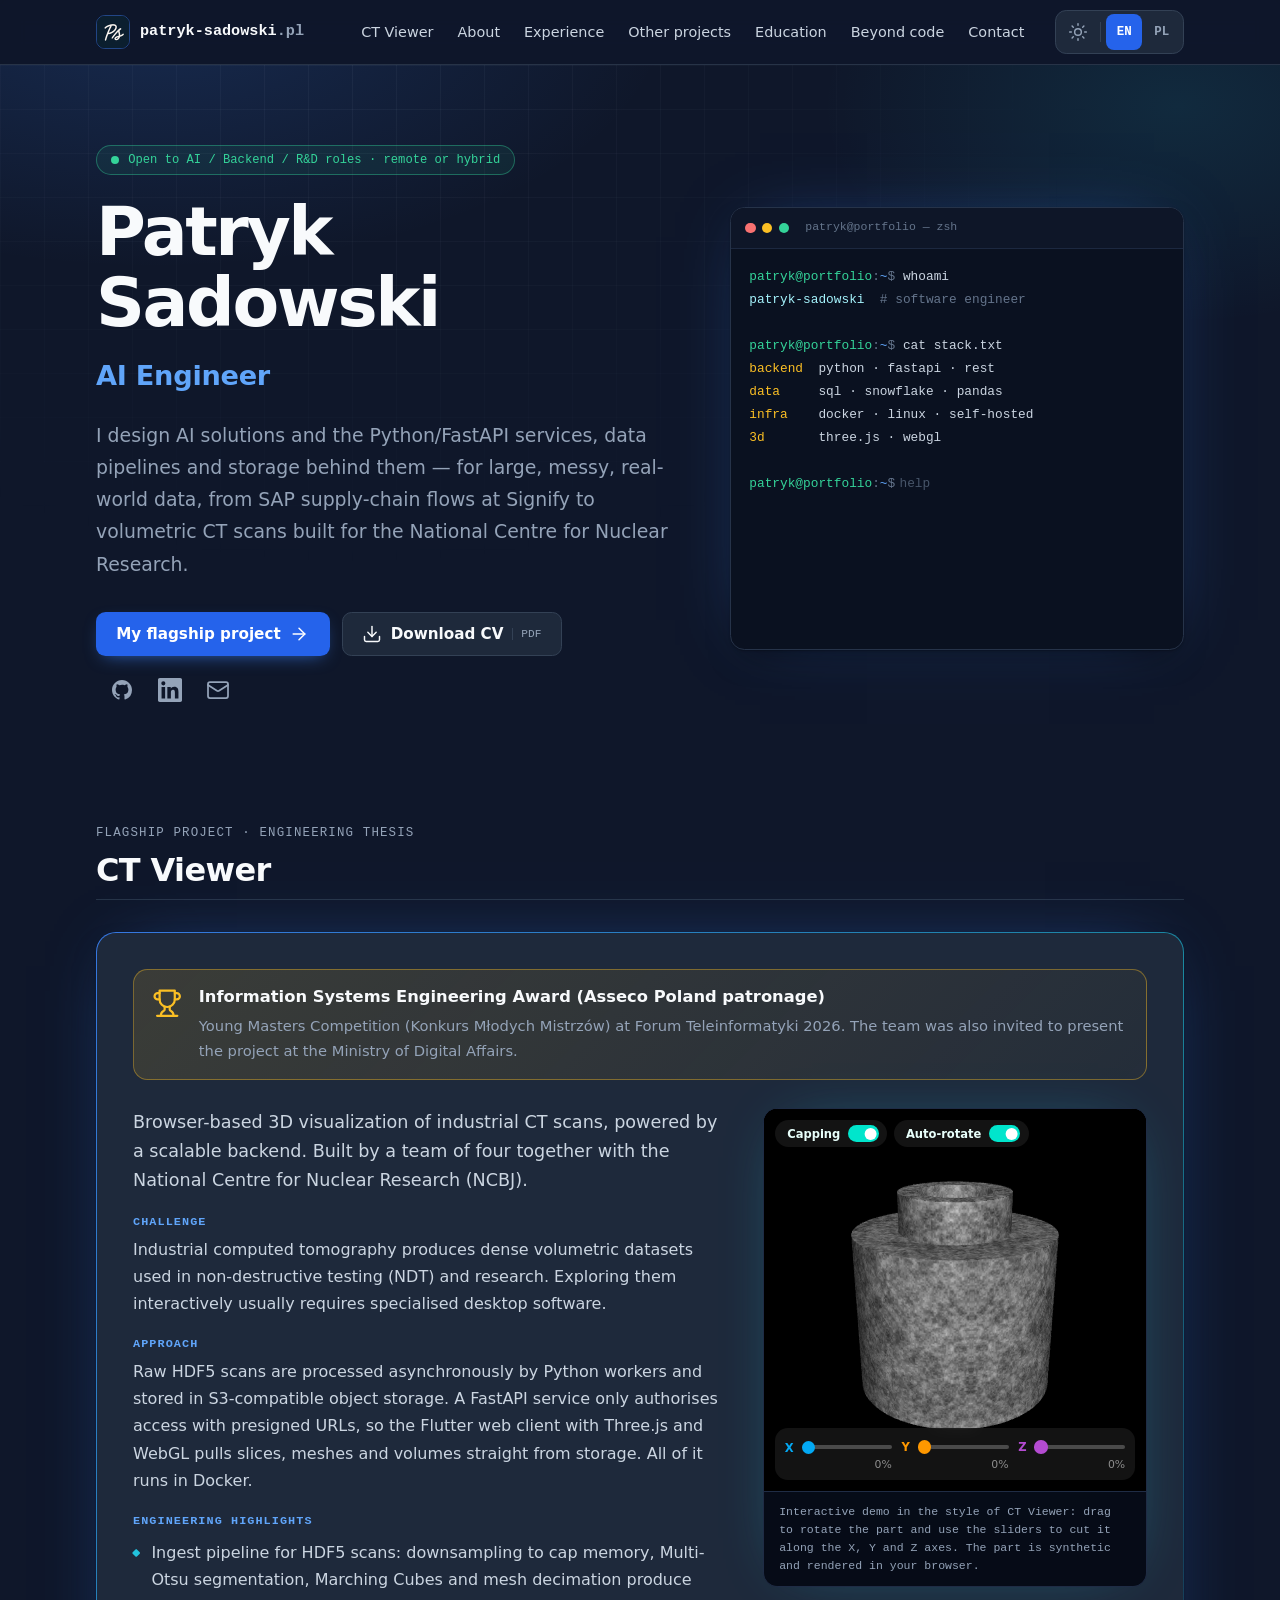
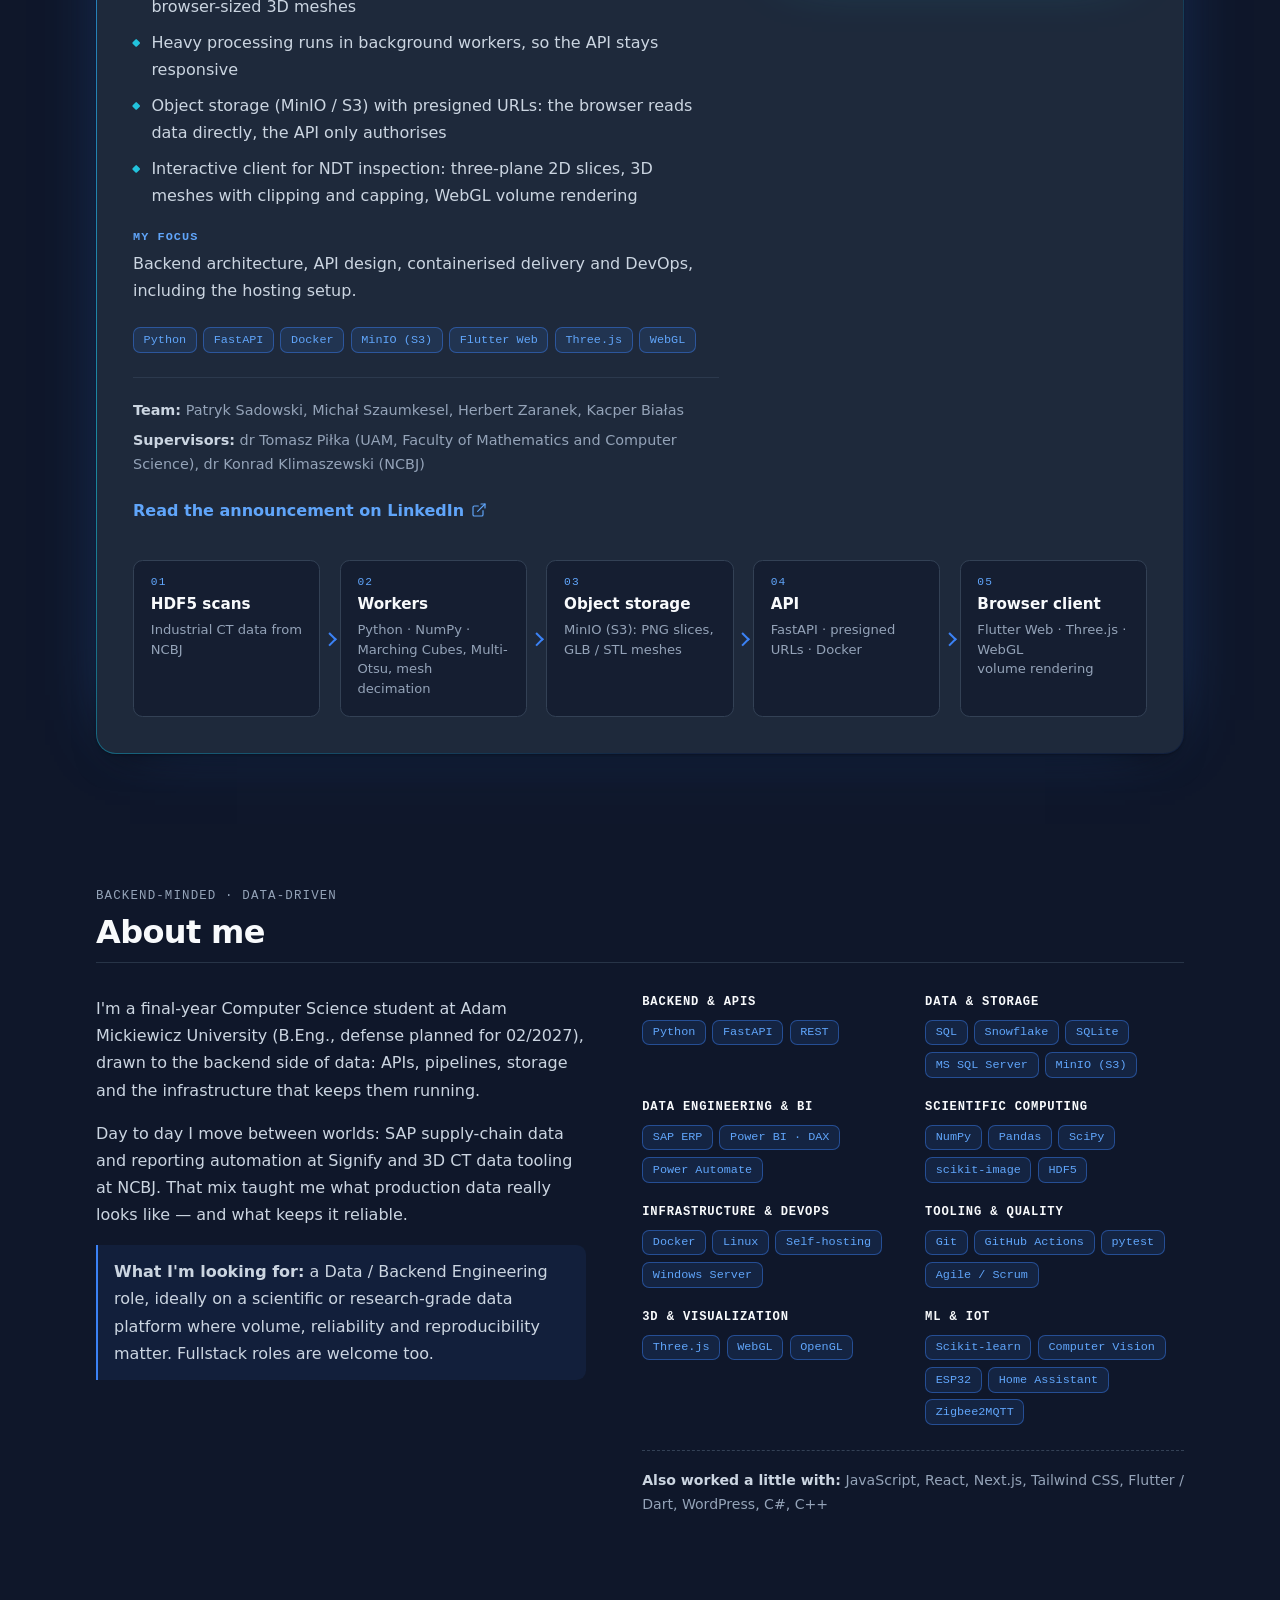
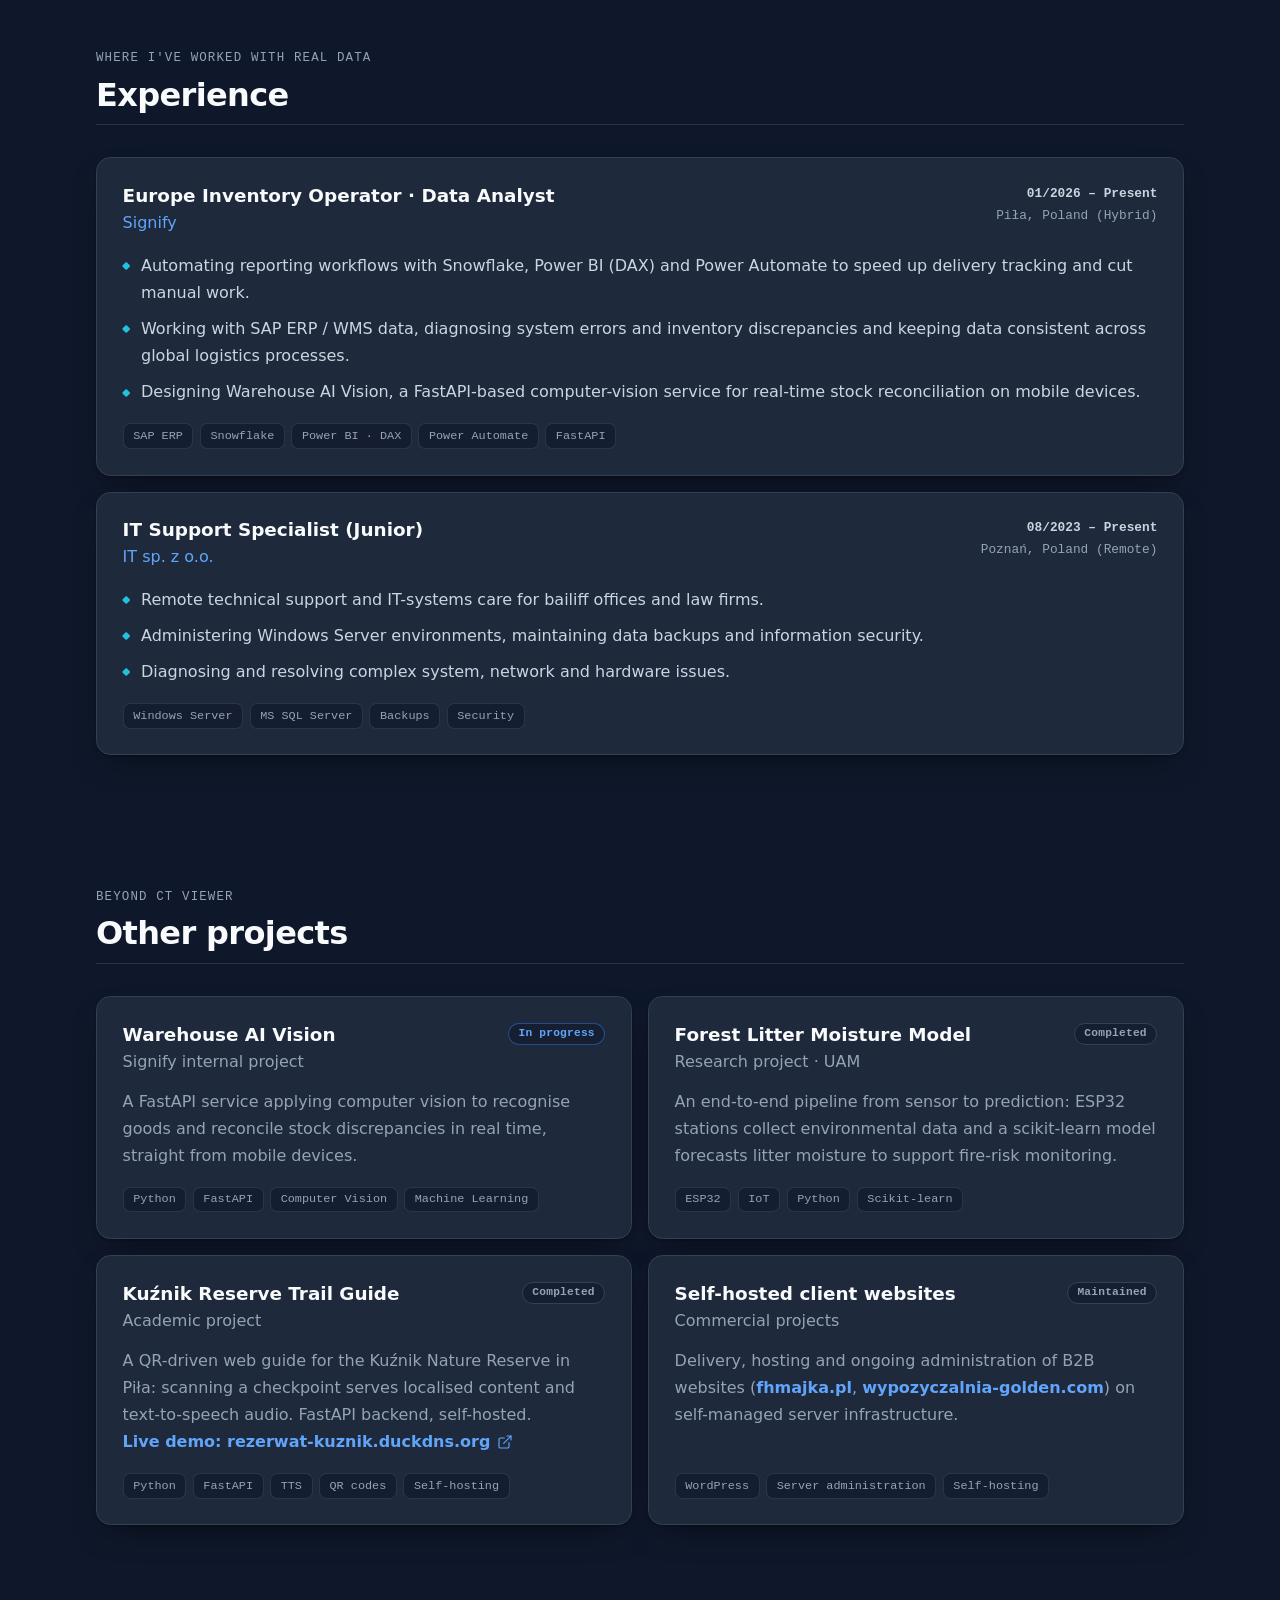
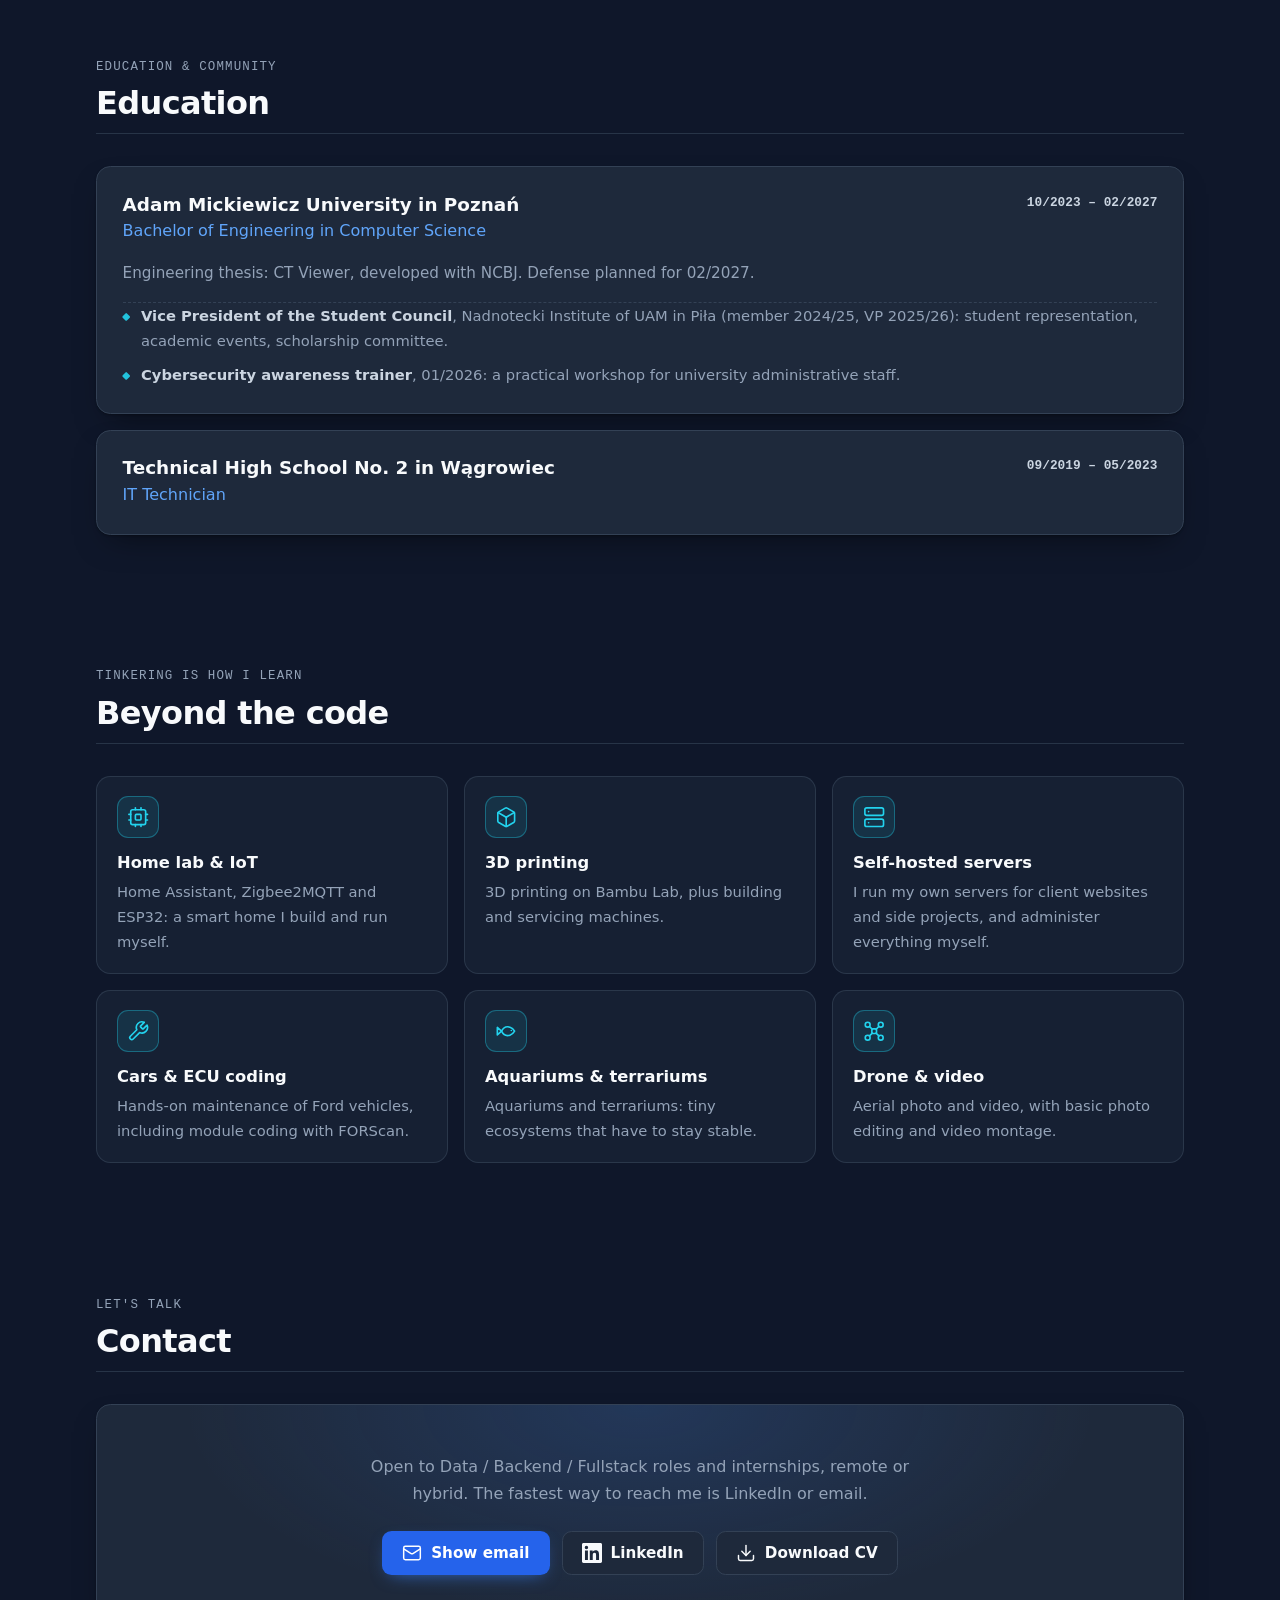
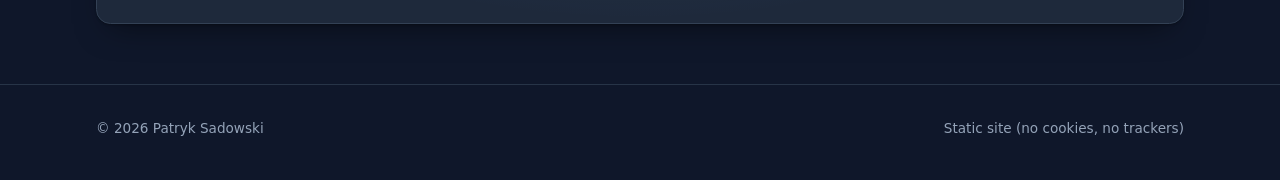
<file: index.html>
<!DOCTYPE html>
<html lang="en" data-theme="dark">
<head>
<meta charset="utf-8">
<meta name="viewport" content="width=device-width, initial-scale=1">
<meta http-equiv="Content-Security-Policy" content="default-src 'none'; script-src 'self' 'sha256-vzNChpN7fgs6Nb9nrFRE8UrZHQVcx/RDY3y6teQbNJo='; style-src 'self'; img-src 'self'; frame-src 'self'; font-src 'self'; connect-src 'self'; base-uri 'none'; form-action 'none'; object-src 'none'">
<title>Patryk Sadowski – AI Engineer (Python, Computer Vision, LLM)</title>
<meta name="description" content="AI Engineer: Python, computer vision, LLMs, on-prem &amp; cloud deployment. Award-winning CT Viewer built with NCBJ. B.Eng. Computer Science, UAM Poznań.">
<meta name="author" content="Patryk Sadowski">
<meta name="robots" content="index,follow,max-image-preview:large">
<meta name="color-scheme" content="dark light">
<meta name="theme-color" content="#0f172a">
<link rel="canonical" href="https://patryk-sadowski.pl/">
<link rel="alternate" hreflang="en" href="https://patryk-sadowski.pl/">
<link rel="alternate" hreflang="pl" href="https://patryk-sadowski.pl/pl/">
<link rel="alternate" hreflang="x-default" href="https://patryk-sadowski.pl/">
<link rel="icon" href="./favicon.ico" sizes="any">
<link rel="icon" type="image/png" sizes="192x192" href="./favicon.png">
<link rel="apple-touch-icon" href="./apple-touch-icon.png">
<meta property="og:type" content="website">
<meta property="og:site_name" content="Patryk Sadowski">
<meta property="og:url" content="https://patryk-sadowski.pl/">
<meta property="og:title" content="Patryk Sadowski – AI Engineer (Python, Computer Vision, LLM)">
<meta property="og:description" content="AI Engineer: Python, computer vision, LLMs, on-prem &amp; cloud deployment. Award-winning CT Viewer built with NCBJ. B.Eng. Computer Science, UAM Poznań.">
<meta property="og:image" content="https://patryk-sadowski.pl/og-image.jpg">
<meta property="og:image:width" content="1200">
<meta property="og:image:height" content="630">
<meta property="og:image:alt" content="Patryk Sadowski – AI Engineer. Python, computer vision, LLMs.">
<meta property="og:locale" content="en_US">
<meta property="og:locale:alternate" content="pl_PL">
<meta name="twitter:card" content="summary_large_image">
<meta name="twitter:title" content="Patryk Sadowski – AI Engineer (Python, Computer Vision, LLM)">
<meta name="twitter:description" content="AI Engineer: Python, computer vision, LLMs, on-prem &amp; cloud deployment. Award-winning CT Viewer built with NCBJ. B.Eng. Computer Science, UAM Poznań.">
<meta name="twitter:image" content="https://patryk-sadowski.pl/og-image.jpg">
<meta name="twitter:image:alt" content="Patryk Sadowski – AI Engineer. Python, computer vision, LLMs.">
<meta name="google-site-verification" content="5T8QX271_nsJnuXS1gLs4J1vfpRcXBVwdDQiWvmuy5Y">
<link rel="stylesheet" href="./assets/css/site.css?v=e6c37146">
<script>(function () { var d = document.documentElement; d.classList.add('js'); var t = 'dark'; try { t = localStorage.getItem('portfolio-theme') === 'light' ? 'light' : 'dark'; } catch (e) {} d.setAttribute('data-theme', t); var m = document.querySelector('meta[name="theme-color"]'); if (m) m.setAttribute('content', t === 'light' ? '#f8fafc' : '#0f172a'); })();</script>
<script type="application/ld+json">{"@context":"https://schema.org","@graph":[{"@type":"WebSite","@id":"https://patryk-sadowski.pl/#website","url":"https://patryk-sadowski.pl/","name":"Patryk Sadowski","inLanguage":["en","pl"],"publisher":{"@id":"https://patryk-sadowski.pl/#person"}},{"@type":"ProfilePage","@id":"https://patryk-sadowski.pl/#webpage","url":"https://patryk-sadowski.pl/","name":"Patryk Sadowski – AI Engineer (Python, Computer Vision, LLM)","description":"AI Engineer: Python, computer vision, LLMs, on-prem & cloud deployment. Award-winning CT Viewer built with NCBJ. B.Eng. Computer Science, UAM Poznań.","inLanguage":"en","dateModified":"2026-10-03","isPartOf":{"@id":"https://patryk-sadowski.pl/#website"},"about":{"@id":"https://patryk-sadowski.pl/#person"},"mainEntity":{"@id":"https://patryk-sadowski.pl/#person"}},{"@type":"Person","@id":"https://patryk-sadowski.pl/#person","name":"Patryk Sadowski","url":"https://patryk-sadowski.pl/","jobTitle":"AI Engineer","description":"Computer Science student (B.Eng., UAM Poznań) specialising in backend and data engineering: Python, FastAPI, SQL, Snowflake, Docker and 3D/WebGL. Co-author of CT Viewer, an award-winning platform for browser-based visualization of industrial CT scans built with the National Centre for Nuclear Research (NCBJ).","address":{"@type":"PostalAddress","addressLocality":"Poznań","addressCountry":"PL"},"alumniOf":{"@type":"CollegeOrUniversity","name":"Adam Mickiewicz University in Poznań","sameAs":"https://amu.edu.pl/"},"worksFor":[{"@type":"Organization","name":"Signify","url":"https://www.signify.com/"},{"@type":"Organization","name":"IT sp. z o.o."}],"knowsAbout":["Artificial intelligence","Computer vision","Large language models","Backend development","Data engineering","Python","FastAPI","SQL","Snowflake","Docker","SAP ERP","Power BI","Three.js","WebGL","Industrial computed tomography","IoT"],"award":"Information Systems Engineering Award – Young Masters Competition, Forum Teleinformatyki 2026 (Asseco Poland patronage)","sameAs":["https://github.com/SadowskiPatryk","https://www.linkedin.com/in/patryk-sadowski3"]},{"@type":"CreativeWork","@id":"https://patryk-sadowski.pl/#ct-viewer","name":"CT Viewer","description":"Browser-based 3D visualization of industrial computed tomography scans: Python workers, MinIO object storage, FastAPI presigned URLs and a Flutter Web client with Three.js/WebGL. Built with the National Centre for Nuclear Research (NCBJ).","creator":{"@id":"https://patryk-sadowski.pl/#person"},"award":"Information Systems Engineering Award – Young Masters Competition, Forum Teleinformatyki 2026 (Asseco Poland patronage)","inLanguage":"en","keywords":"CT, computed tomography, volumetric rendering, WebGL, Three.js, Flutter, FastAPI, MinIO, Docker, NCBJ"}]}</script>
</head>
<body>
<svg class="sprite" aria-hidden="true" focusable="false" xmlns="http://www.w3.org/2000/svg">
<symbol id="i-trophy" viewBox="0 0 24 24"><path d="M6 9H4.5a2.5 2.5 0 0 1 0-5H6"/><path d="M18 9h1.5a2.5 2.5 0 0 0 0-5H18"/><path d="M4 22h16"/><path d="M10 14.66V17c0 .55-.47.98-.97 1.21C7.85 18.75 7 20.24 7 22"/><path d="M14 14.66V17c0 .55.47.98.97 1.21C16.15 18.75 17 20.24 17 22"/><path d="M18 2H6v7a6 6 0 0 0 12 0V2Z"/></symbol>
<symbol id="i-landmark" viewBox="0 0 24 24"><path d="M3 22h18"/><path d="M6 18v-7"/><path d="M10 18v-7"/><path d="M14 18v-7"/><path d="M18 18v-7"/><path d="M12 2 20 7H4Z"/></symbol>
<symbol id="i-atom" viewBox="0 0 24 24"><circle cx="12" cy="12" r="1"/><path d="M20.2 20.2c2.04-2.03.02-7.36-4.5-11.9-4.54-4.52-9.87-6.54-11.9-4.5-2.04 2.03-.02 7.36 4.5 11.9 4.54 4.52 9.87 6.54 11.9 4.5Z"/><path d="M15.7 15.7c4.52-4.54 6.54-9.87 4.5-11.9-2.03-2.04-7.36-.02-11.9 4.5-4.52 4.54-6.54 9.87-4.5 11.9 2.03 2.04 7.36.02 11.9-4.5Z"/></symbol>
<symbol id="i-file" viewBox="0 0 24 24"><path d="M14.5 2H6a2 2 0 0 0-2 2v16a2 2 0 0 0 2 2h12a2 2 0 0 0 2-2V7.5L14.5 2z"/><path d="M14 2v6h6"/><path d="M16 13H8"/><path d="M16 17H8"/><path d="M10 9H8"/></symbol>
<symbol id="i-mail" viewBox="0 0 24 24"><rect width="20" height="16" x="2" y="4" rx="2"/><path d="m22 7-8.97 5.7a1.94 1.94 0 0 1-2.06 0L2 7"/></symbol>
<symbol id="i-download" viewBox="0 0 24 24"><path d="M21 15v4a2 2 0 0 1-2 2H5a2 2 0 0 1-2-2v-4"/><path d="m7 10 5 5 5-5"/><path d="M12 15V3"/></symbol>
<symbol id="i-external" viewBox="0 0 24 24"><path d="M15 3h6v6"/><path d="M10 14 21 3"/><path d="M18 13v6a2 2 0 0 1-2 2H5a2 2 0 0 1-2-2V8a2 2 0 0 1 2-2h6"/></symbol>
<symbol id="i-arrow" viewBox="0 0 24 24"><path d="M5 12h14"/><path d="m12 5 7 7-7 7"/></symbol>
<symbol id="i-sun" viewBox="0 0 24 24"><circle cx="12" cy="12" r="4"/><path d="M12 2v2"/><path d="M12 20v2"/><path d="m4.93 4.93 1.41 1.41"/><path d="m17.66 17.66 1.41 1.41"/><path d="M2 12h2"/><path d="M20 12h2"/><path d="m6.34 17.66-1.41 1.41"/><path d="m19.07 4.93-1.41 1.41"/></symbol>
<symbol id="i-moon" viewBox="0 0 24 24"><path d="M12 3a6 6 0 0 0 9 9 9 9 0 1 1-9-9Z"/></symbol>
<symbol id="i-menu" viewBox="0 0 24 24"><path d="M4 6h16"/><path d="M4 12h16"/><path d="M4 18h16"/></symbol>
<symbol id="i-x" viewBox="0 0 24 24"><path d="M18 6 6 18"/><path d="m6 6 12 12"/></symbol>
<symbol id="i-copy" viewBox="0 0 24 24"><rect width="14" height="14" x="8" y="8" rx="2" ry="2"/><path d="M4 16c-1.1 0-2-.9-2-2V4c0-1.1.9-2 2-2h10c1.1 0 2 .9 2 2"/></symbol>
<symbol id="i-check-circle" viewBox="0 0 24 24"><circle cx="12" cy="12" r="10"/><path d="m9 12 2 2 4-4"/></symbol>
<symbol id="i-cpu" viewBox="0 0 24 24"><rect width="16" height="16" x="4" y="4" rx="2"/><rect width="6" height="6" x="9" y="9" rx="1"/><path d="M15 2v2"/><path d="M15 20v2"/><path d="M2 15h2"/><path d="M2 9h2"/><path d="M20 15h2"/><path d="M20 9h2"/><path d="M9 2v2"/><path d="M9 20v2"/></symbol>
<symbol id="i-server" viewBox="0 0 24 24"><rect width="20" height="8" x="2" y="2" rx="2"/><rect width="20" height="8" x="2" y="14" rx="2"/><path d="M6 6h.01"/><path d="M6 18h.01"/></symbol>
<symbol id="i-cube" viewBox="0 0 24 24"><path d="M21 8a2 2 0 0 0-1-1.73l-7-4a2 2 0 0 0-2 0l-7 4A2 2 0 0 0 3 8v8a2 2 0 0 0 1 1.73l7 4a2 2 0 0 0 2 0l7-4A2 2 0 0 0 21 16Z"/><path d="m3.3 7 8.7 5 8.7-5"/><path d="M12 22V12"/></symbol>
<symbol id="i-blocks" viewBox="0 0 24 24"><rect width="7" height="7" x="14" y="3" rx="1"/><path d="M10 21V8a1 1 0 0 0-1-1H4a1 1 0 0 0-1 1v12a1 1 0 0 0 1 1h12a1 1 0 0 0 1-1v-5a1 1 0 0 0-1-1H3"/></symbol>
<symbol id="i-wrench" viewBox="0 0 24 24"><path d="M14.7 6.3a1 1 0 0 0 0 1.4l1.6 1.6a1 1 0 0 0 1.4 0l3.77-3.77a6 6 0 0 1-7.94 7.94l-6.91 6.91a2.12 2.12 0 0 1-3-3l6.91-6.91a6 6 0 0 1 7.94-7.94l-3.76 3.76z"/></symbol>
<symbol id="i-fish" viewBox="0 0 24 24"><path d="M7 12c1.8-3.6 5.2-5.5 9-4.3 1.9.6 3.9 2.4 5 4.3-1.1 1.9-3.1 3.7-5 4.3-3.8 1.2-7.2-.7-9-4.3Z"/><path d="M7 12 2.5 8v8z"/><path d="M17.5 11.2h.01"/></symbol>
<symbol id="i-mountain" viewBox="0 0 24 24"><path d="m8 3 4 8 5-5 5 15H2L8 3z"/></symbol>
<symbol id="i-drone" viewBox="0 0 24 24"><circle cx="5" cy="5" r="2.6"/><circle cx="19" cy="5" r="2.6"/><circle cx="5" cy="19" r="2.6"/><circle cx="19" cy="19" r="2.6"/><path d="m7 7 3 3"/><path d="m17 7-3 3"/><path d="m7 17 3-3"/><path d="m17 17-3-3"/><rect x="9.5" y="9.5" width="5" height="5" rx="1.2"/></symbol>
<symbol id="i-github" viewBox="0 0 24 24"><path fill-rule="evenodd" clip-rule="evenodd" d="M12 2C6.477 2 2 6.484 2 12.017c0 4.425 2.865 8.18 6.839 9.504.5.092.682-.217.682-.483 0-.237-.008-.868-.013-1.703-2.782.605-3.369-1.343-3.369-1.343-.454-1.158-1.11-1.466-1.11-1.466-.908-.62.069-.608.069-.608 1.003.07 1.531 1.032 1.531 1.032.892 1.53 2.341 1.088 2.91.832.092-.647.35-1.088.636-1.338-2.22-.253-4.555-1.113-4.555-4.951 0-1.093.39-1.988 1.029-2.688-.103-.253-.446-1.272.098-2.65 0 0 .84-.27 2.75 1.026A9.564 9.564 0 0 1 12 6.844c.85.004 1.705.115 2.504.337 1.909-1.296 2.747-1.027 2.747-1.027.546 1.379.202 2.398.1 2.651.64.7 1.028 1.595 1.028 2.688 0 3.848-2.339 4.695-4.566 4.943.359.309.678.92.678 1.855 0 1.338-.012 2.419-.012 2.747 0 .268.18.58.688.482A10.019 10.019 0 0 0 22 12.017C22 6.484 17.522 2 12 2z"/></symbol>
<symbol id="i-linkedin" viewBox="0 0 24 24"><path d="M20.447 20.452h-3.554v-5.569c0-1.328-.027-3.037-1.852-3.037-1.853 0-2.136 1.445-2.136 2.939v5.667H9.351V9h3.414v1.561h.046c.477-.9 1.637-1.85 3.37-1.85 3.601 0 4.267 2.37 4.267 5.455v6.286zM5.337 7.433a2.062 2.062 0 0 1-2.063-2.065 2.064 2.064 0 1 1 2.063 2.065zm1.782 13.019H3.555V9h3.564v11.452zM22.225 0H1.771C.792 0 0 .774 0 1.729v20.542C0 23.227.792 24 1.771 24h20.451C23.2 24 24 23.227 24 22.271V1.729C24 .774 23.2 0 22.222 0h.003z"/></symbol>
</svg>
<a class="skip-link" href="#main">Skip to content</a>
<header class="site-header">
<div class="container nav">
<a class="brand" href="#top" aria-label="Patryk Sadowski — back to top">
<img class="brand__mark" src="./assets/img/ps-mark.png?v=82f9bd52" width="34" height="34" alt="">
<span class="brand__name" aria-hidden="true">patryk-sadowski<span>.pl</span></span>
</a>
<nav id="site-nav" class="nav__links" aria-label="Main navigation">
<a href="#ct-viewer">CT Viewer</a>
<a href="#about">About</a>
<a href="#experience">Experience</a>
<a href="#projects">Other projects</a>
<a href="#education">Education</a>
<a href="#beyond">Beyond code</a>
<a href="#contact">Contact</a>
</nav>
<div class="controls">
<button class="icon-btn" id="theme-toggle" type="button" aria-label="Switch light / dark theme" title="Switch theme">
<svg class="icon icon-sun" aria-hidden="true"><use href="#i-sun"/></svg>
<svg class="icon icon-moon" aria-hidden="true"><use href="#i-moon"/></svg>
</button>
<span class="divider" aria-hidden="true"></span>
<div class="lang" role="group" aria-label="Language">
<a href="./index.html" hreflang="en" lang="en" aria-current="true">EN</a>
<a href="./pl/index.html" hreflang="pl" lang="pl">PL</a>
</div>
</div>
<button class="icon-btn nav-toggle" id="nav-toggle" type="button" aria-expanded="false" aria-controls="site-nav" aria-label="Open menu">
<svg class="icon icon-menu" aria-hidden="true"><use href="#i-menu"/></svg>
<svg class="icon icon-close" aria-hidden="true"><use href="#i-x"/></svg>
</button>
</div>
</header>
<main id="main">
<section id="top" class="hero" aria-labelledby="hero-title">
<div class="container">
<div class="hero__grid">
<div>
<p class="status"><span class="dot" aria-hidden="true"></span>Open to AI / Backend / R&amp;D roles · remote or hybrid</p>
<h1 id="hero-title">Patryk Sadowski</h1>
<p class="hero__role">AI Engineer</p>
<p class="hero__lead">I design AI solutions and the Python/FastAPI services, data pipelines and storage behind them — for large, messy, real-world data, from SAP supply-chain flows at Signify to volumetric CT scans built for the National Centre for Nuclear Research.</p>
<div class="hero__actions">
<a class="btn btn--primary" href="#ct-viewer">My flagship project<svg class="icon" aria-hidden="true"><use href="#i-arrow"/></svg></a>
<a class="btn btn--ghost" href="./Patryk_Sadowski_CV.pdf" target="_blank" rel="noopener"><svg class="icon" aria-hidden="true"><use href="#i-download"/></svg>Download CV<span class="btn__meta">PDF</span></a>
<div class="socials">
<a href="https://github.com/SadowskiPatryk" target="_blank" rel="noopener noreferrer" aria-label="GitHub"><svg class="icon icon--fill" aria-hidden="true"><use href="#i-github"/></svg></a>
<a href="https://www.linkedin.com/in/patryk-sadowski3" target="_blank" rel="noopener noreferrer" aria-label="LinkedIn"><svg class="icon icon--fill" aria-hidden="true"><use href="#i-linkedin"/></svg></a>
<a href="#contact" data-open-contact aria-label="Show email address"><svg class="icon" aria-hidden="true"><use href="#i-mail"/></svg></a>
</div>
</div>
</div>
<div class="terminal" id="terminal" role="group" aria-label="Interactive terminal. Type help.">
<div class="terminal__bar"><button type="button" class="tdot tdot--close" aria-label="Close terminal"></button><button type="button" class="tdot tdot--min" aria-label="Minimise terminal" aria-expanded="true"></button><button type="button" class="tdot tdot--max" aria-label="Enlarge terminal"></button><span>patryk@portfolio — zsh</span></div>
<div class="terminal__body">
<div><span class="t-prompt">patryk@portfolio</span><span class="t-dim">:</span><span class="t-path">~</span><span class="t-dim">$</span> whoami</div>
<div><span class="t-val">patryk-sadowski</span>  <span class="t-dim"># software engineer</span></div>
<div> </div>
<div><span class="t-prompt">patryk@portfolio</span><span class="t-dim">:</span><span class="t-path">~</span><span class="t-dim">$</span> cat stack.txt</div>
<div><span class="t-key">backend</span>  python · fastapi · rest</div>
<div><span class="t-key">data</span>     sql · snowflake · pandas</div>
<div><span class="t-key">infra</span>    docker · linux · self-hosted</div>
<div><span class="t-key">3d</span>       three.js · webgl</div>
<div> </div>
<div class="t-log" id="t-log" aria-live="polite"></div>
<form class="t-line" id="t-form" autocomplete="off" data-unknown="command not found" data-hint="type 'help' for the list of commands" data-help="available: help, whoami, fastfetch, ls, cat &lt;file&gt;, clear" data-sudo="patryk is not in the sudoers file. This incident will be reported.">
<label for="t-input"><span class="t-prompt">patryk@portfolio</span><span class="t-dim">:</span><span class="t-path">~</span><span class="t-dim">$</span></label>
<input id="t-input" type="text" spellcheck="false" autocapitalize="off" autocorrect="off" aria-label="Terminal command" placeholder="help">
</form>
</div>
</div>
</div>
</div>
</section>
<section id="ct-viewer" class="section" aria-labelledby="ct-title">
<div class="container">
<div class="section-head">
<p class="eyebrow">Flagship project · Engineering thesis</p>
<h2 id="ct-title">CT Viewer</h2>
</div>
<article class="ct-card reveal">
<div class="award">
<svg class="icon" aria-hidden="true"><use href="#i-trophy"/></svg>
<div>
<strong>Information Systems Engineering Award (Asseco Poland patronage)</strong>
<p>Young Masters Competition (Konkurs Młodych Mistrzów) at Forum Teleinformatyki 2026. The team was also invited to present the project at the Ministry of Digital Affairs.</p>
</div>
</div>
<div class="ct-grid">
<div>
<p class="ct-lead">Browser-based 3D visualization of industrial CT scans, powered by a scalable backend. Built by a team of four together with the National Centre for Nuclear Research (NCBJ).</p>
<dl class="facts">
<dt>Challenge</dt>
<dd>Industrial computed tomography produces dense volumetric datasets used in non-destructive testing (NDT) and research. Exploring them interactively usually requires specialised desktop software.</dd>
<dt>Approach</dt>
<dd>Raw HDF5 scans are processed asynchronously by Python workers and stored in S3-compatible object storage. A FastAPI service only authorises access with presigned URLs, so the Flutter web client with Three.js and WebGL pulls slices, meshes and volumes straight from storage. All of it runs in Docker.</dd>
<dt>Engineering highlights</dt>
<dd>
<ul class="bullets" role="list">
<li>Ingest pipeline for HDF5 scans: downsampling to cap memory, Multi-Otsu segmentation, Marching Cubes and mesh decimation produce browser-sized 3D meshes</li>
<li>Heavy processing runs in background workers, so the API stays responsive</li>
<li>Object storage (MinIO / S3) with presigned URLs: the browser reads data directly, the API only authorises</li>
<li>Interactive client for NDT inspection: three-plane 2D slices, 3D meshes with clipping and capping, WebGL volume rendering</li>
</ul>
</dd>
<dt>My focus</dt>
<dd>Backend architecture, API design, containerised delivery and DevOps, including the hosting setup.</dd>
</dl>
<ul class="chips" role="list" aria-label="Technologies">
<li class="chip">Python</li>
<li class="chip">FastAPI</li>
<li class="chip">Docker</li>
<li class="chip">MinIO (S3)</li>
<li class="chip">Flutter Web</li>
<li class="chip">Three.js</li>
<li class="chip">WebGL</li>
</ul>
<div class="credits">
<p><strong>Team:</strong> Patryk Sadowski, Michał Szaumkesel, Herbert Zaranek, Kacper Białas</p>
<p><strong>Supervisors:</strong> dr Tomasz Piłka (UAM, Faculty of Mathematics and Computer Science), dr Konrad Klimaszewski (NCBJ)</p>
</div>
<div class="ct-links">
<a class="link-arrow" href="https://www.linkedin.com/feed/update/urn:li:activity:7511096943398486017/" target="_blank" rel="noopener noreferrer">Read the announcement on LinkedIn<svg class="icon" aria-hidden="true"><use href="#i-external"/></svg></a>
</div>
</div>
<figure class="viz">
<iframe src="./viewer/index.html" title="Interactive CT Viewer demo: 3D mesh with clip planes and capping" loading="lazy"></iframe>
<figcaption>Interactive demo in the style of CT Viewer: drag to rotate the part and use the sliders to cut it along the X, Y and Z axes. The part is synthetic and rendered in your browser.</figcaption>
</figure>
</div>
<ol class="pipeline" role="list" aria-label="CT Viewer architecture">
<li><strong>HDF5 scans</strong><span>Industrial CT data from NCBJ</span></li>
<li><strong>Workers</strong><span>Python · NumPy · Marching Cubes, Multi-Otsu, mesh decimation</span></li>
<li><strong>Object storage</strong><span>MinIO (S3): PNG slices, GLB / STL meshes</span></li>
<li><strong>API</strong><span>FastAPI · presigned URLs · Docker</span></li>
<li><strong>Browser client</strong><span>Flutter Web · Three.js · WebGL<br>volume rendering</span></li>
</ol>
</article>
</div>
</section>
<section id="about" class="section" aria-labelledby="about-title">
<div class="container">
<div class="section-head">
<p class="eyebrow">Backend-minded · data-driven</p>
<h2 id="about-title">About me</h2>
</div>
<div class="about-grid">
<div class="prose">
<p>I'm a final-year Computer Science student at Adam Mickiewicz University (B.Eng., defense planned for 02/2027), drawn to the backend side of data: APIs, pipelines, storage and the infrastructure that keeps them running.</p>
<p>Day to day I move between worlds: SAP supply-chain data and reporting automation at Signify and 3D CT data tooling at NCBJ. That mix taught me what production data really looks like — and what keeps it reliable.</p>
<p><strong>What I'm looking for:</strong> a Data / Backend Engineering role, ideally on a scientific or research-grade data platform where volume, reliability and reproducibility matter. Fullstack roles are welcome too.</p>
</div>
<div>
<div class="stack">
<div>
<h3>Backend &amp; APIs</h3>
<ul class="chips" role="list"><li class="chip">Python</li><li class="chip">FastAPI</li><li class="chip">REST</li></ul>
</div>
<div>
<h3>Data &amp; storage</h3>
<ul class="chips" role="list"><li class="chip">SQL</li><li class="chip">Snowflake</li><li class="chip">SQLite</li><li class="chip">MS SQL Server</li><li class="chip">MinIO (S3)</li></ul>
</div>
<div>
<h3>Data engineering &amp; BI</h3>
<ul class="chips" role="list"><li class="chip">SAP ERP</li><li class="chip">Power BI · DAX</li><li class="chip">Power Automate</li></ul>
</div>
<div>
<h3>Scientific computing</h3>
<ul class="chips" role="list"><li class="chip">NumPy</li><li class="chip">Pandas</li><li class="chip">SciPy</li><li class="chip">scikit-image</li><li class="chip">HDF5</li></ul>
</div>
<div>
<h3>Infrastructure &amp; DevOps</h3>
<ul class="chips" role="list"><li class="chip">Docker</li><li class="chip">Linux</li><li class="chip">Self-hosting</li><li class="chip">Windows Server</li></ul>
</div>
<div>
<h3>Tooling &amp; quality</h3>
<ul class="chips" role="list"><li class="chip">Git</li><li class="chip">GitHub Actions</li><li class="chip">pytest</li><li class="chip">Agile / Scrum</li></ul>
</div>
<div>
<h3>3D &amp; visualization</h3>
<ul class="chips" role="list"><li class="chip">Three.js</li><li class="chip">WebGL</li><li class="chip">OpenGL</li></ul>
</div>
<div>
<h3>ML &amp; IoT</h3>
<ul class="chips" role="list"><li class="chip">Scikit-learn</li><li class="chip">Computer Vision</li><li class="chip">ESP32</li><li class="chip">Home Assistant</li><li class="chip">Zigbee2MQTT</li></ul>
</div>
</div>
<p class="also"><strong>Also worked a little with:</strong> JavaScript, React, Next.js, Tailwind CSS, Flutter / Dart, WordPress, C#, C++</p>
</div>
</div>
</div>
</section>
<section id="experience" class="section" aria-labelledby="experience-title">
<div class="container">
<div class="section-head">
<p class="eyebrow">Where I've worked with real data</p>
<h2 id="experience-title">Experience</h2>
</div>
<div class="stack-list">
<article class="card reveal">
<div class="card__head">
<div>
<h3 class="card__title">Europe Inventory Operator · Data Analyst</h3>
<p class="card__org">Signify</p>
</div>
<div class="card__side"><strong>01/2026 – Present</strong><span>Piła, Poland (Hybrid)</span></div>
</div>
<ul class="bullets" role="list">
<li>Automating reporting workflows with Snowflake, Power BI (DAX) and Power Automate to speed up delivery tracking and cut manual work.</li>
<li>Working with SAP ERP / WMS data, diagnosing system errors and inventory discrepancies and keeping data consistent across global logistics processes.</li>
<li>Designing Warehouse AI Vision, a FastAPI-based computer-vision service for real-time stock reconciliation on mobile devices.</li>
</ul>
<ul class="chips" role="list"><li class="chip">SAP ERP</li><li class="chip">Snowflake</li><li class="chip">Power BI · DAX</li><li class="chip">Power Automate</li><li class="chip">FastAPI</li></ul>
</article>
<article class="card reveal">
<div class="card__head">
<div>
<h3 class="card__title">IT Support Specialist (Junior)</h3>
<p class="card__org">IT sp. z o.o.</p>
</div>
<div class="card__side"><strong>08/2023 – Present</strong><span>Poznań, Poland (Remote)</span></div>
</div>
<ul class="bullets" role="list">
<li>Remote technical support and IT-systems care for bailiff offices and law firms.</li>
<li>Administering Windows Server environments, maintaining data backups and information security.</li>
<li>Diagnosing and resolving complex system, network and hardware issues.</li>
</ul>
<ul class="chips" role="list"><li class="chip">Windows Server</li><li class="chip">MS SQL Server</li><li class="chip">Backups</li><li class="chip">Security</li></ul>
</article>
</div>
</div>
</section>
<section id="projects" class="section" aria-labelledby="projects-title">
<div class="container">
<div class="section-head">
<p class="eyebrow">Beyond CT Viewer</p>
<h2 id="projects-title">Other projects</h2>
</div>
<div class="grid-2">
<article class="card card--project reveal">
<div class="card__head">
<div>
<h3 class="card__title">Warehouse AI Vision</h3>
<p class="card__org">Signify internal project</p>
</div>
<div class="card__side"><span class="badge badge--wip">In progress</span></div>
</div>
<p>A FastAPI service applying computer vision to recognise goods and reconcile stock discrepancies in real time, straight from mobile devices.</p>
<ul class="chips" role="list"><li class="chip">Python</li><li class="chip">FastAPI</li><li class="chip">Computer Vision</li><li class="chip">Machine Learning</li></ul>
</article>
<article class="card card--project reveal">
<div class="card__head">
<div>
<h3 class="card__title">Forest Litter Moisture Model</h3>
<p class="card__org">Research project · UAM</p>
</div>
<div class="card__side"><span class="badge">Completed</span></div>
</div>
<p>An end-to-end pipeline from sensor to prediction: ESP32 stations collect environmental data and a scikit-learn model forecasts litter moisture to support fire-risk monitoring.</p>
<ul class="chips" role="list"><li class="chip">ESP32</li><li class="chip">IoT</li><li class="chip">Python</li><li class="chip">Scikit-learn</li></ul>
</article>
<article class="card card--project reveal">
<div class="card__head">
<div>
<h3 class="card__title">Kuźnik Reserve Trail Guide</h3>
<p class="card__org">Academic project</p>
</div>
<div class="card__side"><span class="badge">Completed</span></div>
</div>
<p>A QR-driven web guide for the Kuźnik Nature Reserve in Piła: scanning a checkpoint serves localised content and text-to-speech audio. FastAPI backend, self-hosted.</p>
<p><a class="link-arrow" href="https://rezerwat-kuznik.duckdns.org/" target="_blank" rel="noopener noreferrer">Live demo: rezerwat-kuznik.duckdns.org<svg class="icon" aria-hidden="true"><use href="#i-external"/></svg></a></p>
<ul class="chips" role="list"><li class="chip">Python</li><li class="chip">FastAPI</li><li class="chip">TTS</li><li class="chip">QR codes</li><li class="chip">Self-hosting</li></ul>
</article>
<article class="card card--project reveal">
<div class="card__head">
<div>
<h3 class="card__title">Self-hosted client websites</h3>
<p class="card__org">Commercial projects</p>
</div>
<div class="card__side"><span class="badge">Maintained</span></div>
</div>
<p>Delivery, hosting and ongoing administration of B2B websites (<a href="https://fhmajka.pl" target="_blank" rel="noopener noreferrer">fhmajka.pl</a>, <a href="https://wypozyczalnia-golden.com" target="_blank" rel="noopener noreferrer">wypozyczalnia-golden.com</a>) on self-managed server infrastructure.</p>
<ul class="chips" role="list"><li class="chip">WordPress</li><li class="chip">Server administration</li><li class="chip">Self-hosting</li></ul>
</article>
</div>
</div>
</section>
<section id="education" class="section" aria-labelledby="education-title">
<div class="container">
<div class="section-head">
<p class="eyebrow">Education &amp; community</p>
<h2 id="education-title">Education</h2>
</div>
<div class="stack-list">
<article class="card reveal">
<div class="card__head">
<div>
<h3 class="card__title">Adam Mickiewicz University in Poznań</h3>
<p class="card__org">Bachelor of Engineering in Computer Science</p>
</div>
<div class="card__side"><strong>10/2023 – 02/2027</strong></div>
</div>
<p class="card__note">Engineering thesis: CT Viewer, developed with NCBJ. Defense planned for 02/2027.</p>
<ul class="bullets bullets--sub" role="list">
<li><strong>Vice President of the Student Council</strong>, Nadnotecki Institute of UAM in Piła (member 2024/25, VP 2025/26): student representation, academic events, scholarship committee.</li>
<li><strong>Cybersecurity awareness trainer</strong>, 01/2026: a practical workshop for university administrative staff.</li>
</ul>
</article>
<article class="card reveal">
<div class="card__head">
<div>
<h3 class="card__title">Technical High School No. 2 in Wągrowiec</h3>
<p class="card__org">IT Technician</p>
</div>
<div class="card__side"><strong>09/2019 – 05/2023</strong></div>
</div>
</article>
</div>
</div>
</section>
<section id="beyond" class="section" aria-labelledby="beyond-title">
<div class="container">
<div class="section-head">
<p class="eyebrow">Tinkering is how I learn</p>
<h2 id="beyond-title">Beyond the code</h2>
</div>
<ul class="tiles" role="list">
<li class="tile reveal">
<span class="tile__icon" aria-hidden="true"><svg class="icon"><use href="#i-cpu"/></svg></span>
<h3>Home lab &amp; IoT</h3>
<p>Home Assistant, Zigbee2MQTT and ESP32: a smart home I build and run myself.</p>
</li>
<li class="tile reveal">
<span class="tile__icon" aria-hidden="true"><svg class="icon"><use href="#i-cube"/></svg></span>
<h3>3D printing</h3>
<p>3D printing on Bambu Lab, plus building and servicing machines.</p>
</li>
<li class="tile reveal">
<span class="tile__icon" aria-hidden="true"><svg class="icon"><use href="#i-server"/></svg></span>
<h3>Self-hosted servers</h3>
<p>I run my own servers for client websites and side projects, and administer everything myself.</p>
</li>
<li class="tile reveal">
<span class="tile__icon" aria-hidden="true"><svg class="icon"><use href="#i-wrench"/></svg></span>
<h3>Cars &amp; ECU coding</h3>
<p>Hands-on maintenance of Ford vehicles, including module coding with FORScan.</p>
</li>
<li class="tile reveal">
<span class="tile__icon" aria-hidden="true"><svg class="icon"><use href="#i-fish"/></svg></span>
<h3>Aquariums &amp; terrariums</h3>
<p>Aquariums and terrariums: tiny ecosystems that have to stay stable.</p>
</li>
<li class="tile reveal">
<span class="tile__icon" aria-hidden="true"><svg class="icon"><use href="#i-drone"/></svg></span>
<h3>Drone &amp; video</h3>
<p>Aerial photo and video, with basic photo editing and video montage.</p>
</li>
</ul>
</div>
</section>
<section id="contact" class="section" aria-labelledby="contact-title">
<div class="container">
<div class="section-head">
<p class="eyebrow">Let's talk</p>
<h2 id="contact-title">Contact</h2>
</div>
<div class="card contact reveal">
<p>Open to Data / Backend / Fullstack roles and internships, remote or hybrid. The fastest way to reach me is LinkedIn or email.</p>
<div class="contact__actions">
<button class="btn btn--primary" type="button" data-open-contact><svg class="icon" aria-hidden="true"><use href="#i-mail"/></svg>Show email</button>
<a class="btn btn--ghost" href="https://www.linkedin.com/in/patryk-sadowski3" target="_blank" rel="noopener noreferrer"><svg class="icon icon--fill" aria-hidden="true"><use href="#i-linkedin"/></svg>LinkedIn</a>
<a class="btn btn--ghost" href="./Patryk_Sadowski_CV.pdf" target="_blank" rel="noopener"><svg class="icon" aria-hidden="true"><use href="#i-download"/></svg>Download CV</a>
</div>
</div>
</div>
</section>
</main>
<footer class="site-footer">
<div class="container">
<p>&copy; <span id="current-year">2026</span> Patryk Sadowski</p>
<p>Static site (no cookies, no trackers)</p>
</div>
</footer>
<dialog id="contact-dialog" class="dialog" aria-labelledby="dialog-title">
<div class="dialog__body">
<button class="icon-btn dialog__close" type="button" data-close-dialog aria-label="Close"><svg class="icon" aria-hidden="true"><use href="#i-x"/></svg></button>
<h2 id="dialog-title">Quick check</h2>
<form id="captcha-form" novalidate autocomplete="off">
<p>Solve this to reveal my email address:</p>
<div class="captcha">
<label class="captcha__q" for="captcha-input" id="captcha-question"></label>
<input id="captcha-input" type="text" inputmode="numeric" pattern="[0-9]*" maxlength="3" placeholder="?" required>
</div>
<p class="form-error" id="captcha-error" role="alert" hidden>Not quite — try again.</p>
<button class="btn btn--primary" type="submit">Reveal email</button>
</form>
<div class="email-out" id="email-out" hidden>
<svg class="icon" aria-hidden="true"><use href="#i-check-circle"/></svg>
<p>Verified. Here is my email:</p>
<a id="revealed-email"></a>
<button class="btn btn--ghost" type="button" id="copy-email" data-copied="Copied"><svg class="icon" aria-hidden="true"><use href="#i-copy"/></svg><span>Copy</span></button>
</div>
</div>
</dialog>
<script src="./assets/js/site.js?v=60334a68" defer></script>
</body>
</html>
</file>
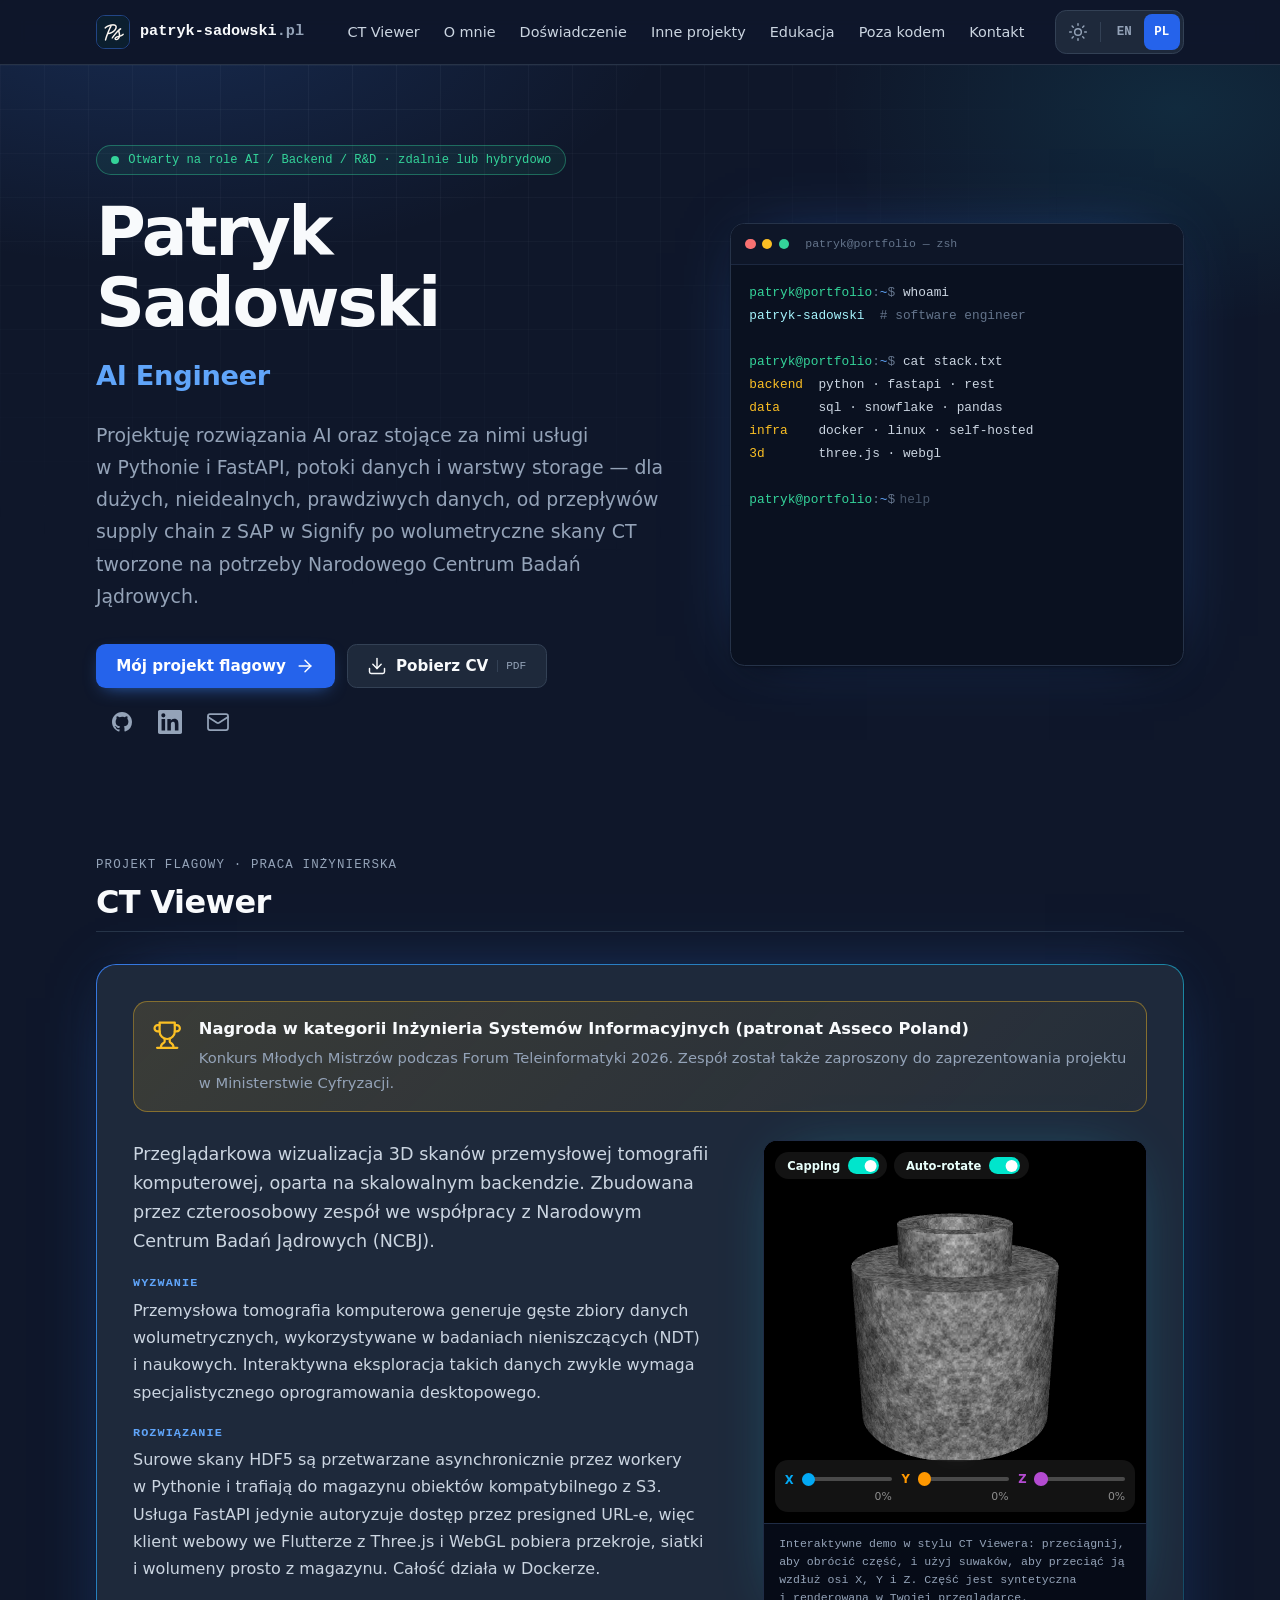
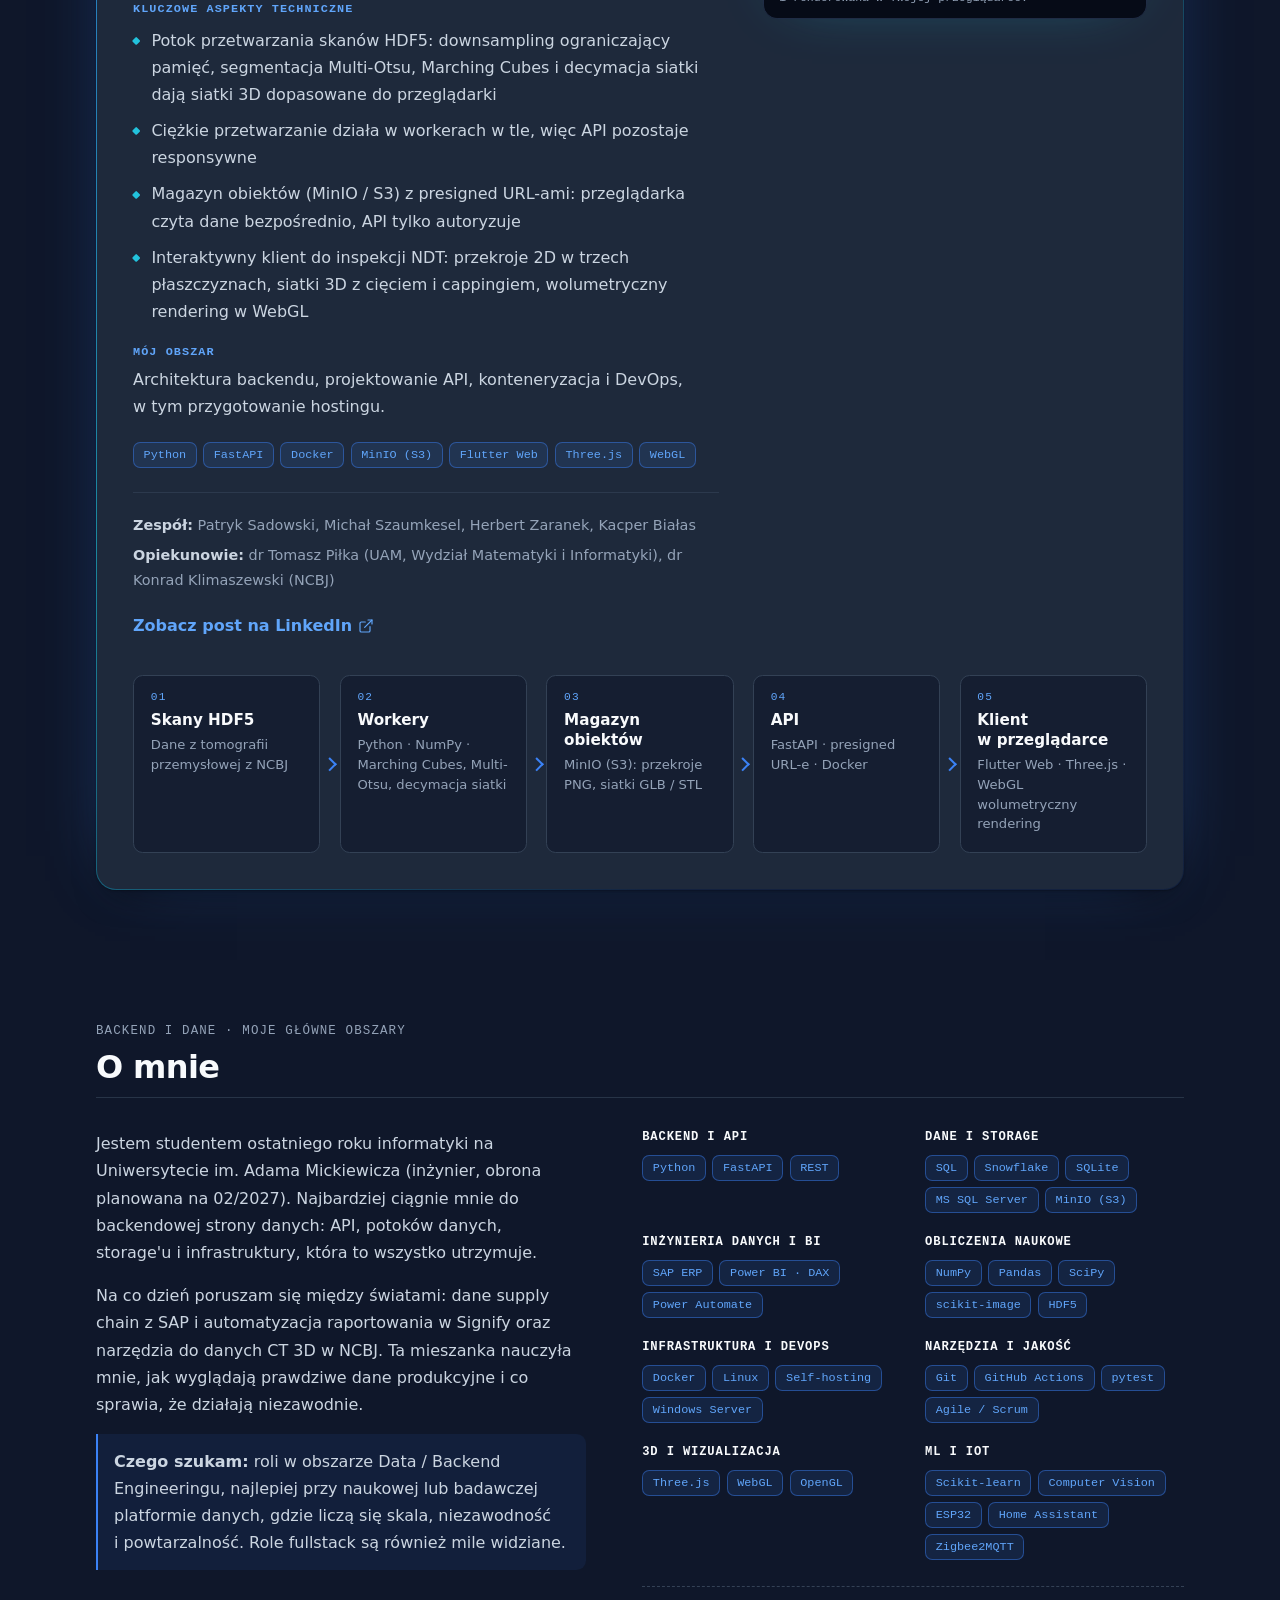
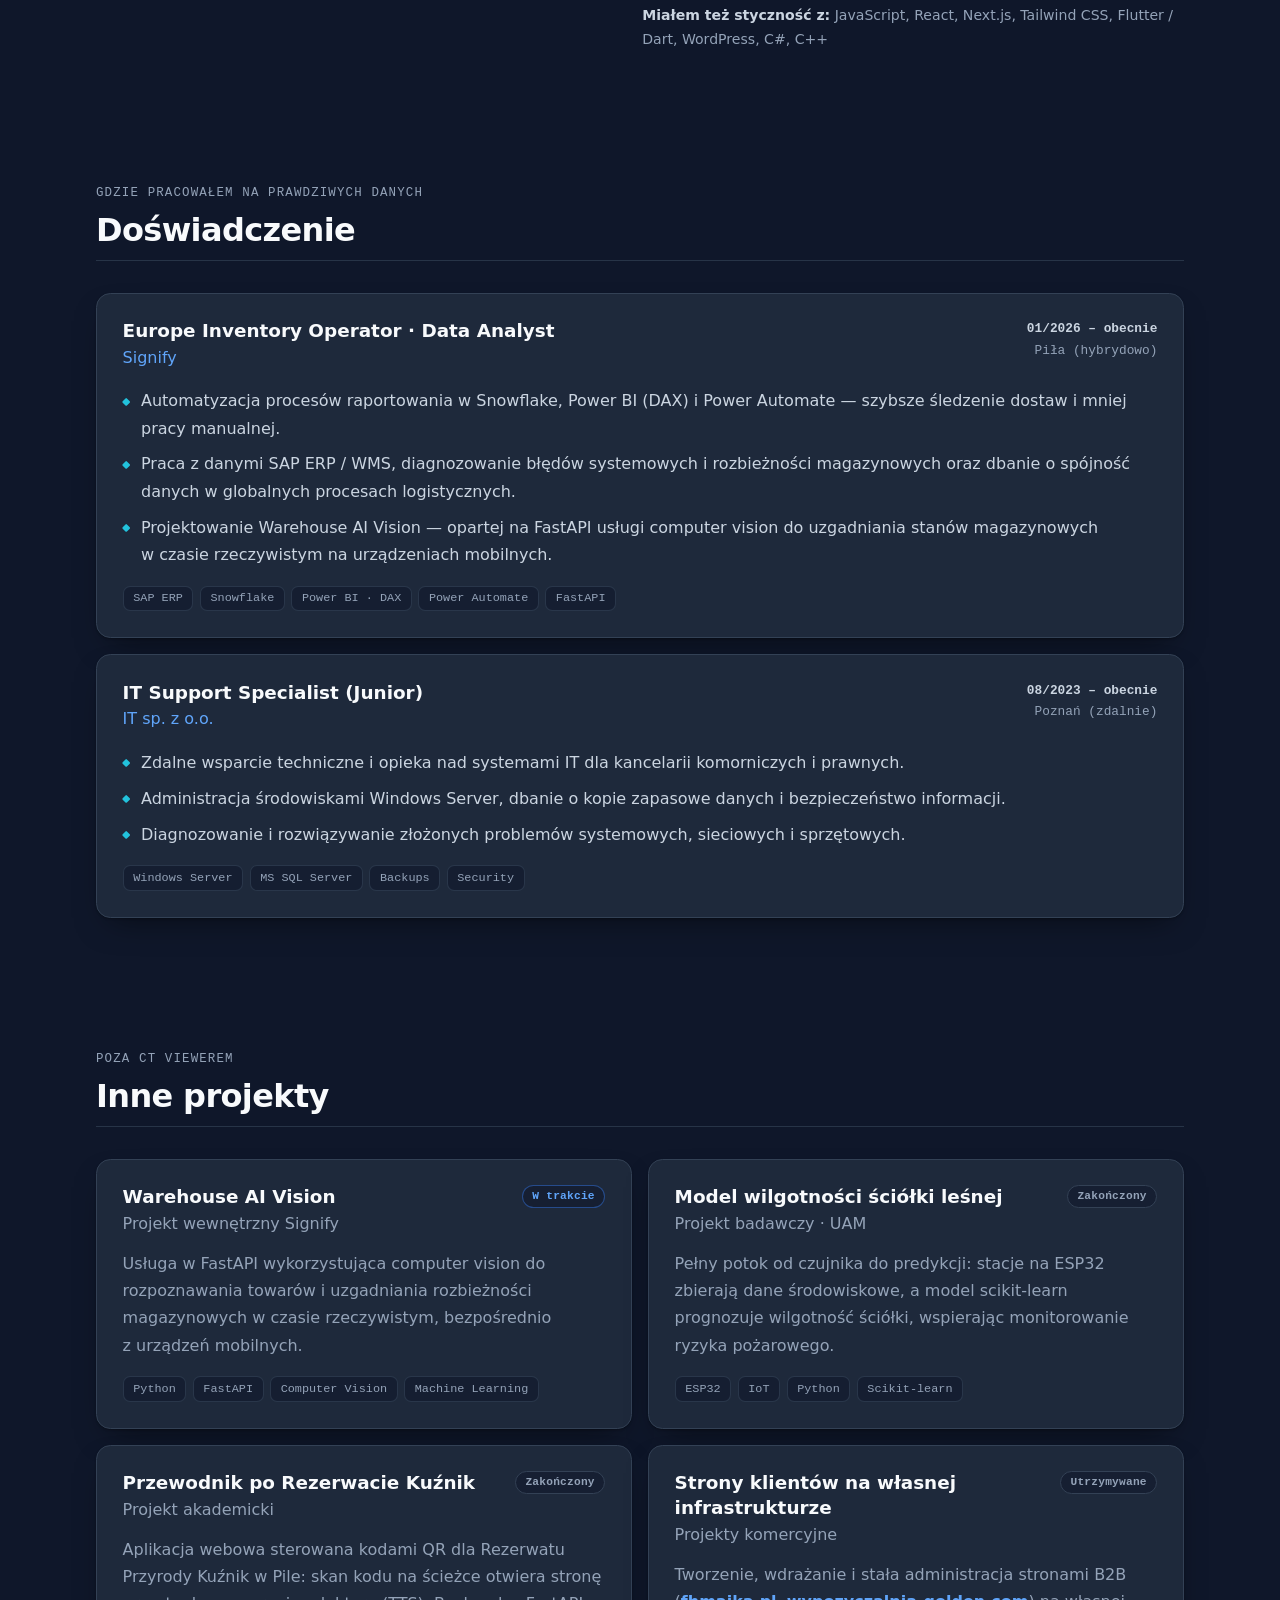
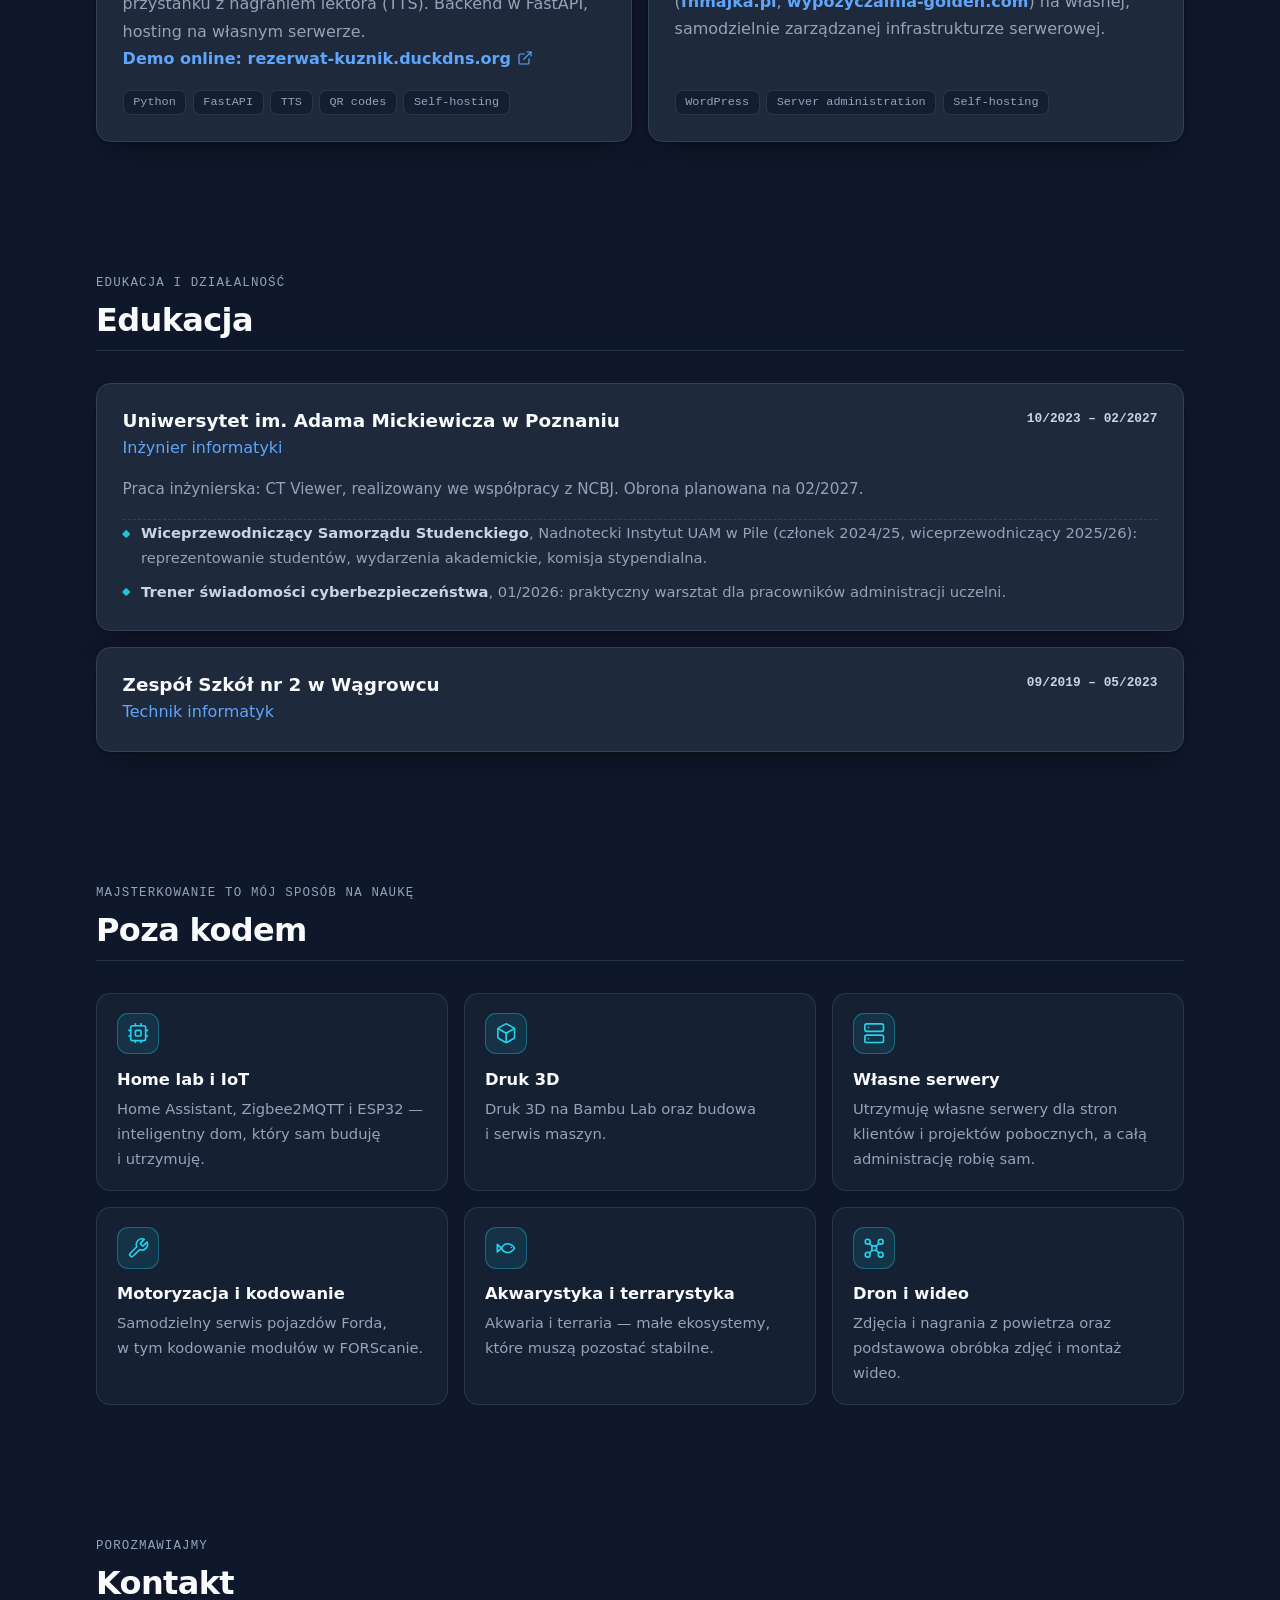
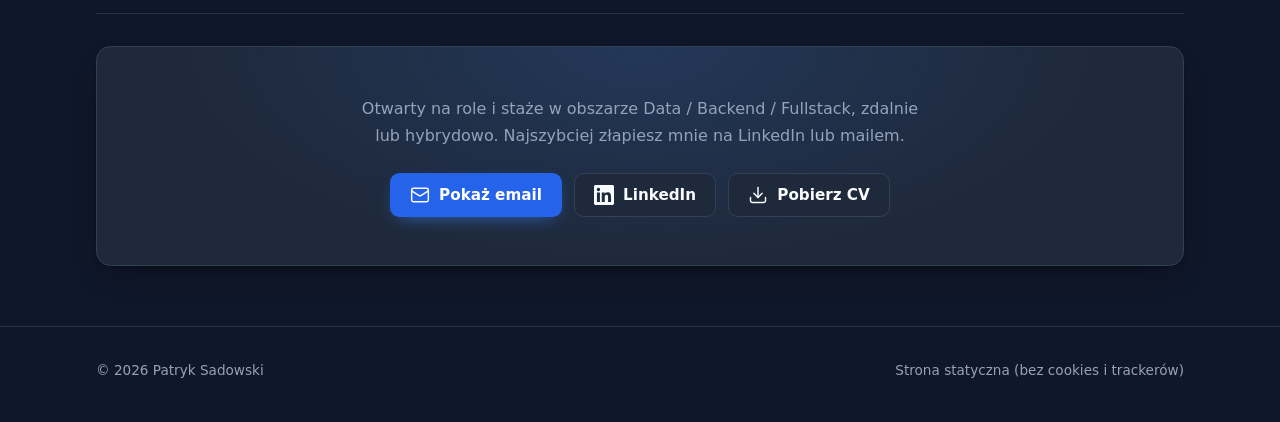
<file: pl/index.html>
<!DOCTYPE html>
<html lang="pl" data-theme="dark">
<head>
<meta charset="utf-8">
<meta name="viewport" content="width=device-width, initial-scale=1">
<meta http-equiv="Content-Security-Policy" content="default-src 'none'; script-src 'self' 'sha256-vzNChpN7fgs6Nb9nrFRE8UrZHQVcx/RDY3y6teQbNJo='; style-src 'self'; img-src 'self'; frame-src 'self'; font-src 'self'; connect-src 'self'; base-uri 'none'; form-action 'none'; object-src 'none'">
<title>Patryk Sadowski – AI Engineer | Python, Computer Vision, LLM</title>
<meta name="description" content="AI Engineer: Python, Computer Vision, LLM, wdrożenia on-prem i w chmurze. Nagradzany CT Viewer z NCBJ. Informatyka (inż.) na UAM w Poznaniu.">
<meta name="author" content="Patryk Sadowski">
<meta name="robots" content="index,follow,max-image-preview:large">
<meta name="color-scheme" content="dark light">
<meta name="theme-color" content="#0f172a">
<link rel="canonical" href="https://patryk-sadowski.pl/pl/">
<link rel="alternate" hreflang="en" href="https://patryk-sadowski.pl/">
<link rel="alternate" hreflang="pl" href="https://patryk-sadowski.pl/pl/">
<link rel="alternate" hreflang="x-default" href="https://patryk-sadowski.pl/">
<link rel="icon" href="../favicon.ico" sizes="any">
<link rel="icon" type="image/png" sizes="192x192" href="../favicon.png">
<link rel="apple-touch-icon" href="../apple-touch-icon.png">
<meta property="og:type" content="website">
<meta property="og:site_name" content="Patryk Sadowski">
<meta property="og:url" content="https://patryk-sadowski.pl/pl/">
<meta property="og:title" content="Patryk Sadowski – AI Engineer | Python, Computer Vision, LLM">
<meta property="og:description" content="AI Engineer: Python, Computer Vision, LLM, wdrożenia on-prem i w chmurze. Nagradzany CT Viewer z NCBJ. Informatyka (inż.) na UAM w Poznaniu.">
<meta property="og:image" content="https://patryk-sadowski.pl/og-image.jpg">
<meta property="og:image:width" content="1200">
<meta property="og:image:height" content="630">
<meta property="og:image:alt" content="Patryk Sadowski – AI Engineer. Python, Computer Vision, LLM.">
<meta property="og:locale" content="pl_PL">
<meta property="og:locale:alternate" content="en_US">
<meta name="twitter:card" content="summary_large_image">
<meta name="twitter:title" content="Patryk Sadowski – AI Engineer | Python, Computer Vision, LLM">
<meta name="twitter:description" content="AI Engineer: Python, Computer Vision, LLM, wdrożenia on-prem i w chmurze. Nagradzany CT Viewer z NCBJ. Informatyka (inż.) na UAM w Poznaniu.">
<meta name="twitter:image" content="https://patryk-sadowski.pl/og-image.jpg">
<meta name="twitter:image:alt" content="Patryk Sadowski – AI Engineer. Python, Computer Vision, LLM.">
<meta name="google-site-verification" content="5T8QX271_nsJnuXS1gLs4J1vfpRcXBVwdDQiWvmuy5Y">
<link rel="stylesheet" href="../assets/css/site.css?v=e6c37146">
<script>(function () { var d = document.documentElement; d.classList.add('js'); var t = 'dark'; try { t = localStorage.getItem('portfolio-theme') === 'light' ? 'light' : 'dark'; } catch (e) {} d.setAttribute('data-theme', t); var m = document.querySelector('meta[name="theme-color"]'); if (m) m.setAttribute('content', t === 'light' ? '#f8fafc' : '#0f172a'); })();</script>
<script type="application/ld+json">{"@context":"https://schema.org","@graph":[{"@type":"WebSite","@id":"https://patryk-sadowski.pl/#website","url":"https://patryk-sadowski.pl/","name":"Patryk Sadowski","inLanguage":["en","pl"],"publisher":{"@id":"https://patryk-sadowski.pl/#person"}},{"@type":"ProfilePage","@id":"https://patryk-sadowski.pl/pl/#webpage","url":"https://patryk-sadowski.pl/pl/","name":"Patryk Sadowski – AI Engineer | Python, Computer Vision, LLM","description":"AI Engineer: Python, Computer Vision, LLM, wdrożenia on-prem i w chmurze. Nagradzany CT Viewer z NCBJ. Informatyka (inż.) na UAM w Poznaniu.","inLanguage":"pl","dateModified":"2026-10-03","isPartOf":{"@id":"https://patryk-sadowski.pl/#website"},"about":{"@id":"https://patryk-sadowski.pl/#person"},"mainEntity":{"@id":"https://patryk-sadowski.pl/#person"}},{"@type":"Person","@id":"https://patryk-sadowski.pl/#person","name":"Patryk Sadowski","url":"https://patryk-sadowski.pl/","jobTitle":"AI Engineer","description":"Student informatyki (inż., UAM Poznań) specjalizujący się w backendzie i inżynierii danych: Python, FastAPI, SQL, Snowflake, Docker oraz 3D/WebGL. Współautor CT Viewera — nagrodzonej platformy do przeglądarkowej wizualizacji skanów przemysłowej tomografii komputerowej, zbudowanej z Narodowym Centrum Badań Jądrowych (NCBJ).","address":{"@type":"PostalAddress","addressLocality":"Poznań","addressCountry":"PL"},"alumniOf":{"@type":"CollegeOrUniversity","name":"Adam Mickiewicz University in Poznań","sameAs":"https://amu.edu.pl/"},"worksFor":[{"@type":"Organization","name":"Signify","url":"https://www.signify.com/"},{"@type":"Organization","name":"IT sp. z o.o."}],"knowsAbout":["Artificial intelligence","Computer vision","Large language models","Backend development","Data engineering","Python","FastAPI","SQL","Snowflake","Docker","SAP ERP","Power BI","Three.js","WebGL","Industrial computed tomography","IoT"],"award":"Nagroda w kategorii Inżynieria Systemów Informacyjnych – Konkurs Młodych Mistrzów, Forum Teleinformatyki 2026 (patronat Asseco Poland)","sameAs":["https://github.com/SadowskiPatryk","https://www.linkedin.com/in/patryk-sadowski3"]},{"@type":"CreativeWork","@id":"https://patryk-sadowski.pl/#ct-viewer","name":"CT Viewer","description":"Przeglądarkowa wizualizacja 3D skanów przemysłowej tomografii komputerowej: workery w Pythonie, magazyn MinIO, presigned URL-e z FastAPI i klient Flutter Web z Three.js/WebGL. Zbudowany we współpracy z Narodowym Centrum Badań Jądrowych (NCBJ).","creator":{"@id":"https://patryk-sadowski.pl/#person"},"award":"Nagroda w kategorii Inżynieria Systemów Informacyjnych – Konkurs Młodych Mistrzów, Forum Teleinformatyki 2026 (patronat Asseco Poland)","inLanguage":"pl","keywords":"CT, computed tomography, volumetric rendering, WebGL, Three.js, Flutter, FastAPI, MinIO, Docker, NCBJ"}]}</script>
</head>
<body>
<svg class="sprite" aria-hidden="true" focusable="false" xmlns="http://www.w3.org/2000/svg">
<symbol id="i-trophy" viewBox="0 0 24 24"><path d="M6 9H4.5a2.5 2.5 0 0 1 0-5H6"/><path d="M18 9h1.5a2.5 2.5 0 0 0 0-5H18"/><path d="M4 22h16"/><path d="M10 14.66V17c0 .55-.47.98-.97 1.21C7.85 18.75 7 20.24 7 22"/><path d="M14 14.66V17c0 .55.47.98.97 1.21C16.15 18.75 17 20.24 17 22"/><path d="M18 2H6v7a6 6 0 0 0 12 0V2Z"/></symbol>
<symbol id="i-landmark" viewBox="0 0 24 24"><path d="M3 22h18"/><path d="M6 18v-7"/><path d="M10 18v-7"/><path d="M14 18v-7"/><path d="M18 18v-7"/><path d="M12 2 20 7H4Z"/></symbol>
<symbol id="i-atom" viewBox="0 0 24 24"><circle cx="12" cy="12" r="1"/><path d="M20.2 20.2c2.04-2.03.02-7.36-4.5-11.9-4.54-4.52-9.87-6.54-11.9-4.5-2.04 2.03-.02 7.36 4.5 11.9 4.54 4.52 9.87 6.54 11.9 4.5Z"/><path d="M15.7 15.7c4.52-4.54 6.54-9.87 4.5-11.9-2.03-2.04-7.36-.02-11.9 4.5-4.52 4.54-6.54 9.87-4.5 11.9 2.03 2.04 7.36.02 11.9-4.5Z"/></symbol>
<symbol id="i-file" viewBox="0 0 24 24"><path d="M14.5 2H6a2 2 0 0 0-2 2v16a2 2 0 0 0 2 2h12a2 2 0 0 0 2-2V7.5L14.5 2z"/><path d="M14 2v6h6"/><path d="M16 13H8"/><path d="M16 17H8"/><path d="M10 9H8"/></symbol>
<symbol id="i-mail" viewBox="0 0 24 24"><rect width="20" height="16" x="2" y="4" rx="2"/><path d="m22 7-8.97 5.7a1.94 1.94 0 0 1-2.06 0L2 7"/></symbol>
<symbol id="i-download" viewBox="0 0 24 24"><path d="M21 15v4a2 2 0 0 1-2 2H5a2 2 0 0 1-2-2v-4"/><path d="m7 10 5 5 5-5"/><path d="M12 15V3"/></symbol>
<symbol id="i-external" viewBox="0 0 24 24"><path d="M15 3h6v6"/><path d="M10 14 21 3"/><path d="M18 13v6a2 2 0 0 1-2 2H5a2 2 0 0 1-2-2V8a2 2 0 0 1 2-2h6"/></symbol>
<symbol id="i-arrow" viewBox="0 0 24 24"><path d="M5 12h14"/><path d="m12 5 7 7-7 7"/></symbol>
<symbol id="i-sun" viewBox="0 0 24 24"><circle cx="12" cy="12" r="4"/><path d="M12 2v2"/><path d="M12 20v2"/><path d="m4.93 4.93 1.41 1.41"/><path d="m17.66 17.66 1.41 1.41"/><path d="M2 12h2"/><path d="M20 12h2"/><path d="m6.34 17.66-1.41 1.41"/><path d="m19.07 4.93-1.41 1.41"/></symbol>
<symbol id="i-moon" viewBox="0 0 24 24"><path d="M12 3a6 6 0 0 0 9 9 9 9 0 1 1-9-9Z"/></symbol>
<symbol id="i-menu" viewBox="0 0 24 24"><path d="M4 6h16"/><path d="M4 12h16"/><path d="M4 18h16"/></symbol>
<symbol id="i-x" viewBox="0 0 24 24"><path d="M18 6 6 18"/><path d="m6 6 12 12"/></symbol>
<symbol id="i-copy" viewBox="0 0 24 24"><rect width="14" height="14" x="8" y="8" rx="2" ry="2"/><path d="M4 16c-1.1 0-2-.9-2-2V4c0-1.1.9-2 2-2h10c1.1 0 2 .9 2 2"/></symbol>
<symbol id="i-check-circle" viewBox="0 0 24 24"><circle cx="12" cy="12" r="10"/><path d="m9 12 2 2 4-4"/></symbol>
<symbol id="i-cpu" viewBox="0 0 24 24"><rect width="16" height="16" x="4" y="4" rx="2"/><rect width="6" height="6" x="9" y="9" rx="1"/><path d="M15 2v2"/><path d="M15 20v2"/><path d="M2 15h2"/><path d="M2 9h2"/><path d="M20 15h2"/><path d="M20 9h2"/><path d="M9 2v2"/><path d="M9 20v2"/></symbol>
<symbol id="i-server" viewBox="0 0 24 24"><rect width="20" height="8" x="2" y="2" rx="2"/><rect width="20" height="8" x="2" y="14" rx="2"/><path d="M6 6h.01"/><path d="M6 18h.01"/></symbol>
<symbol id="i-cube" viewBox="0 0 24 24"><path d="M21 8a2 2 0 0 0-1-1.73l-7-4a2 2 0 0 0-2 0l-7 4A2 2 0 0 0 3 8v8a2 2 0 0 0 1 1.73l7 4a2 2 0 0 0 2 0l7-4A2 2 0 0 0 21 16Z"/><path d="m3.3 7 8.7 5 8.7-5"/><path d="M12 22V12"/></symbol>
<symbol id="i-blocks" viewBox="0 0 24 24"><rect width="7" height="7" x="14" y="3" rx="1"/><path d="M10 21V8a1 1 0 0 0-1-1H4a1 1 0 0 0-1 1v12a1 1 0 0 0 1 1h12a1 1 0 0 0 1-1v-5a1 1 0 0 0-1-1H3"/></symbol>
<symbol id="i-wrench" viewBox="0 0 24 24"><path d="M14.7 6.3a1 1 0 0 0 0 1.4l1.6 1.6a1 1 0 0 0 1.4 0l3.77-3.77a6 6 0 0 1-7.94 7.94l-6.91 6.91a2.12 2.12 0 0 1-3-3l6.91-6.91a6 6 0 0 1 7.94-7.94l-3.76 3.76z"/></symbol>
<symbol id="i-fish" viewBox="0 0 24 24"><path d="M7 12c1.8-3.6 5.2-5.5 9-4.3 1.9.6 3.9 2.4 5 4.3-1.1 1.9-3.1 3.7-5 4.3-3.8 1.2-7.2-.7-9-4.3Z"/><path d="M7 12 2.5 8v8z"/><path d="M17.5 11.2h.01"/></symbol>
<symbol id="i-mountain" viewBox="0 0 24 24"><path d="m8 3 4 8 5-5 5 15H2L8 3z"/></symbol>
<symbol id="i-drone" viewBox="0 0 24 24"><circle cx="5" cy="5" r="2.6"/><circle cx="19" cy="5" r="2.6"/><circle cx="5" cy="19" r="2.6"/><circle cx="19" cy="19" r="2.6"/><path d="m7 7 3 3"/><path d="m17 7-3 3"/><path d="m7 17 3-3"/><path d="m17 17-3-3"/><rect x="9.5" y="9.5" width="5" height="5" rx="1.2"/></symbol>
<symbol id="i-github" viewBox="0 0 24 24"><path fill-rule="evenodd" clip-rule="evenodd" d="M12 2C6.477 2 2 6.484 2 12.017c0 4.425 2.865 8.18 6.839 9.504.5.092.682-.217.682-.483 0-.237-.008-.868-.013-1.703-2.782.605-3.369-1.343-3.369-1.343-.454-1.158-1.11-1.466-1.11-1.466-.908-.62.069-.608.069-.608 1.003.07 1.531 1.032 1.531 1.032.892 1.53 2.341 1.088 2.91.832.092-.647.35-1.088.636-1.338-2.22-.253-4.555-1.113-4.555-4.951 0-1.093.39-1.988 1.029-2.688-.103-.253-.446-1.272.098-2.65 0 0 .84-.27 2.75 1.026A9.564 9.564 0 0 1 12 6.844c.85.004 1.705.115 2.504.337 1.909-1.296 2.747-1.027 2.747-1.027.546 1.379.202 2.398.1 2.651.64.7 1.028 1.595 1.028 2.688 0 3.848-2.339 4.695-4.566 4.943.359.309.678.92.678 1.855 0 1.338-.012 2.419-.012 2.747 0 .268.18.58.688.482A10.019 10.019 0 0 0 22 12.017C22 6.484 17.522 2 12 2z"/></symbol>
<symbol id="i-linkedin" viewBox="0 0 24 24"><path d="M20.447 20.452h-3.554v-5.569c0-1.328-.027-3.037-1.852-3.037-1.853 0-2.136 1.445-2.136 2.939v5.667H9.351V9h3.414v1.561h.046c.477-.9 1.637-1.85 3.37-1.85 3.601 0 4.267 2.37 4.267 5.455v6.286zM5.337 7.433a2.062 2.062 0 0 1-2.063-2.065 2.064 2.064 0 1 1 2.063 2.065zm1.782 13.019H3.555V9h3.564v11.452zM22.225 0H1.771C.792 0 0 .774 0 1.729v20.542C0 23.227.792 24 1.771 24h20.451C23.2 24 24 23.227 24 22.271V1.729C24 .774 23.2 0 22.222 0h.003z"/></symbol>
</svg>
<a class="skip-link" href="#main">Przejdź do treści</a>
<header class="site-header">
<div class="container nav">
<a class="brand" href="#top" aria-label="Patryk Sadowski — wróć na górę">
<img class="brand__mark" src="../assets/img/ps-mark.png?v=82f9bd52" width="34" height="34" alt="">
<span class="brand__name" aria-hidden="true">patryk-sadowski<span>.pl</span></span>
</a>
<nav id="site-nav" class="nav__links" aria-label="Nawigacja główna">
<a href="#ct-viewer">CT Viewer</a>
<a href="#about">O&nbsp;mnie</a>
<a href="#experience">Doświadczenie</a>
<a href="#projects">Inne projekty</a>
<a href="#education">Edukacja</a>
<a href="#beyond">Poza kodem</a>
<a href="#contact">Kontakt</a>
</nav>
<div class="controls">
<button class="icon-btn" id="theme-toggle" type="button" aria-label="Przełącz motyw jasny / ciemny" title="Przełącz motyw">
<svg class="icon icon-sun" aria-hidden="true"><use href="#i-sun"/></svg>
<svg class="icon icon-moon" aria-hidden="true"><use href="#i-moon"/></svg>
</button>
<span class="divider" aria-hidden="true"></span>
<div class="lang" role="group" aria-label="Język">
<a href="../index.html" hreflang="en" lang="en">EN</a>
<a href="./index.html" hreflang="pl" lang="pl" aria-current="true">PL</a>
</div>
</div>
<button class="icon-btn nav-toggle" id="nav-toggle" type="button" aria-expanded="false" aria-controls="site-nav" aria-label="Otwórz menu">
<svg class="icon icon-menu" aria-hidden="true"><use href="#i-menu"/></svg>
<svg class="icon icon-close" aria-hidden="true"><use href="#i-x"/></svg>
</button>
</div>
</header>
<main id="main">
<section id="top" class="hero" aria-labelledby="hero-title">
<div class="container">
<div class="hero__grid">
<div>
<p class="status"><span class="dot" aria-hidden="true"></span>Otwarty na role AI / Backend / R&amp;D · zdalnie lub hybrydowo</p>
<h1 id="hero-title">Patryk Sadowski</h1>
<p class="hero__role">AI Engineer</p>
<p class="hero__lead">Projektuję rozwiązania AI oraz stojące za nimi usługi w&nbsp;Pythonie i&nbsp;FastAPI, potoki danych i&nbsp;warstwy storage — dla dużych, nieidealnych, prawdziwych danych, od przepływów supply chain z&nbsp;SAP w&nbsp;Signify po wolumetryczne skany CT tworzone na potrzeby Narodowego Centrum Badań Jądrowych.</p>
<div class="hero__actions">
<a class="btn btn--primary" href="#ct-viewer">Mój projekt flagowy<svg class="icon" aria-hidden="true"><use href="#i-arrow"/></svg></a>
<a class="btn btn--ghost" href="../Patryk_Sadowski_CV.pdf" target="_blank" rel="noopener"><svg class="icon" aria-hidden="true"><use href="#i-download"/></svg>Pobierz CV<span class="btn__meta">PDF</span></a>
<div class="socials">
<a href="https://github.com/SadowskiPatryk" target="_blank" rel="noopener noreferrer" aria-label="GitHub"><svg class="icon icon--fill" aria-hidden="true"><use href="#i-github"/></svg></a>
<a href="https://www.linkedin.com/in/patryk-sadowski3" target="_blank" rel="noopener noreferrer" aria-label="LinkedIn"><svg class="icon icon--fill" aria-hidden="true"><use href="#i-linkedin"/></svg></a>
<a href="#contact" data-open-contact aria-label="Pokaż adres email"><svg class="icon" aria-hidden="true"><use href="#i-mail"/></svg></a>
</div>
</div>
</div>
<div class="terminal" id="terminal" role="group" aria-label="Interaktywny terminal. Wpisz help.">
<div class="terminal__bar"><button type="button" class="tdot tdot--close" aria-label="Zamknij terminal"></button><button type="button" class="tdot tdot--min" aria-label="Zwiń terminal" aria-expanded="true"></button><button type="button" class="tdot tdot--max" aria-label="Powiększ terminal"></button><span>patryk@portfolio — zsh</span></div>
<div class="terminal__body">
<div><span class="t-prompt">patryk@portfolio</span><span class="t-dim">:</span><span class="t-path">~</span><span class="t-dim">$</span> whoami</div>
<div><span class="t-val">patryk-sadowski</span>  <span class="t-dim"># software engineer</span></div>
<div> </div>
<div><span class="t-prompt">patryk@portfolio</span><span class="t-dim">:</span><span class="t-path">~</span><span class="t-dim">$</span> cat stack.txt</div>
<div><span class="t-key">backend</span>  python · fastapi · rest</div>
<div><span class="t-key">data</span>     sql · snowflake · pandas</div>
<div><span class="t-key">infra</span>    docker · linux · self-hosted</div>
<div><span class="t-key">3d</span>       three.js · webgl</div>
<div> </div>
<div class="t-log" id="t-log" aria-live="polite"></div>
<form class="t-line" id="t-form" autocomplete="off" data-unknown="nie znaleziono polecenia" data-hint="wpisz 'help', aby zobaczyć listę poleceń" data-help="dostępne: help, whoami, fastfetch, ls, cat &lt;plik&gt;, clear" data-sudo="patryk nie występuje w&nbsp;pliku sudoers. Ten incydent zostanie zgłoszony.">
<label for="t-input"><span class="t-prompt">patryk@portfolio</span><span class="t-dim">:</span><span class="t-path">~</span><span class="t-dim">$</span></label>
<input id="t-input" type="text" spellcheck="false" autocapitalize="off" autocorrect="off" aria-label="Polecenie terminala" placeholder="help">
</form>
</div>
</div>
</div>
</div>
</section>
<section id="ct-viewer" class="section" aria-labelledby="ct-title">
<div class="container">
<div class="section-head">
<p class="eyebrow">Projekt flagowy · Praca inżynierska</p>
<h2 id="ct-title">CT Viewer</h2>
</div>
<article class="ct-card reveal">
<div class="award">
<svg class="icon" aria-hidden="true"><use href="#i-trophy"/></svg>
<div>
<strong>Nagroda w&nbsp;kategorii Inżynieria Systemów Informacyjnych (patronat Asseco Poland)</strong>
<p>Konkurs Młodych Mistrzów podczas Forum Teleinformatyki 2026. Zespół został także zaproszony do zaprezentowania projektu w&nbsp;Ministerstwie Cyfryzacji.</p>
</div>
</div>
<div class="ct-grid">
<div>
<p class="ct-lead">Przeglądarkowa wizualizacja 3D skanów przemysłowej tomografii komputerowej, oparta na skalowalnym backendzie. Zbudowana przez czteroosobowy zespół we współpracy z&nbsp;Narodowym Centrum Badań Jądrowych (NCBJ).</p>
<dl class="facts">
<dt>Wyzwanie</dt>
<dd>Przemysłowa tomografia komputerowa generuje gęste zbiory danych wolumetrycznych, wykorzystywane w&nbsp;badaniach nieniszczących (NDT) i&nbsp;naukowych. Interaktywna eksploracja takich danych zwykle wymaga specjalistycznego oprogramowania desktopowego.</dd>
<dt>Rozwiązanie</dt>
<dd>Surowe skany HDF5 są przetwarzane asynchronicznie przez workery w&nbsp;Pythonie i&nbsp;trafiają do magazynu obiektów kompatybilnego z&nbsp;S3. Usługa FastAPI jedynie autoryzuje dostęp przez presigned URL-e, więc klient webowy we Flutterze z&nbsp;Three.js i&nbsp;WebGL pobiera przekroje, siatki i&nbsp;wolumeny prosto z&nbsp;magazynu. Całość działa w&nbsp;Dockerze.</dd>
<dt>Kluczowe aspekty techniczne</dt>
<dd>
<ul class="bullets" role="list">
<li>Potok przetwarzania skanów HDF5: downsampling ograniczający pamięć, segmentacja Multi-Otsu, Marching Cubes i&nbsp;decymacja siatki dają siatki 3D dopasowane do przeglądarki</li>
<li>Ciężkie przetwarzanie działa w&nbsp;workerach w&nbsp;tle, więc API pozostaje responsywne</li>
<li>Magazyn obiektów (MinIO / S3) z&nbsp;presigned URL-ami: przeglądarka czyta dane bezpośrednio, API tylko autoryzuje</li>
<li>Interaktywny klient do inspekcji NDT: przekroje 2D w&nbsp;trzech płaszczyznach, siatki 3D z&nbsp;cięciem i&nbsp;cappingiem, wolumetryczny rendering w&nbsp;WebGL</li>
</ul>
</dd>
<dt>Mój obszar</dt>
<dd>Architektura backendu, projektowanie API, konteneryzacja i&nbsp;DevOps, w&nbsp;tym przygotowanie hostingu.</dd>
</dl>
<ul class="chips" role="list" aria-label="Technologie">
<li class="chip">Python</li>
<li class="chip">FastAPI</li>
<li class="chip">Docker</li>
<li class="chip">MinIO (S3)</li>
<li class="chip">Flutter Web</li>
<li class="chip">Three.js</li>
<li class="chip">WebGL</li>
</ul>
<div class="credits">
<p><strong>Zespół:</strong> Patryk Sadowski, Michał Szaumkesel, Herbert Zaranek, Kacper Białas</p>
<p><strong>Opiekunowie:</strong> dr Tomasz Piłka (UAM, Wydział Matematyki i&nbsp;Informatyki), dr Konrad Klimaszewski (NCBJ)</p>
</div>
<div class="ct-links">
<a class="link-arrow" href="https://www.linkedin.com/feed/update/urn:li:activity:7511096943398486017/" target="_blank" rel="noopener noreferrer">Zobacz post na LinkedIn<svg class="icon" aria-hidden="true"><use href="#i-external"/></svg></a>
</div>
</div>
<figure class="viz">
<iframe src="../viewer/index.html" title="Interaktywne demo CT Viewera: siatka 3D z&nbsp;płaszczyznami cięcia i&nbsp;cappingiem" loading="lazy"></iframe>
<figcaption>Interaktywne demo w&nbsp;stylu CT Viewera: przeciągnij, aby obrócić część, i&nbsp;użyj suwaków, aby przeciąć ją wzdłuż osi X, Y i&nbsp;Z. Część jest syntetyczna i&nbsp;renderowana w&nbsp;Twojej przeglądarce.</figcaption>
</figure>
</div>
<ol class="pipeline" role="list" aria-label="Architektura CT Viewera">
<li><strong>Skany HDF5</strong><span>Dane z&nbsp;tomografii przemysłowej z&nbsp;NCBJ</span></li>
<li><strong>Workery</strong><span>Python · NumPy · Marching Cubes, Multi-Otsu, decymacja siatki</span></li>
<li><strong>Magazyn obiektów</strong><span>MinIO (S3): przekroje PNG, siatki GLB / STL</span></li>
<li><strong>API</strong><span>FastAPI · presigned URL-e · Docker</span></li>
<li><strong>Klient w&nbsp;przeglądarce</strong><span>Flutter Web · Three.js · WebGL<br>wolumetryczny rendering</span></li>
</ol>
</article>
</div>
</section>
<section id="about" class="section" aria-labelledby="about-title">
<div class="container">
<div class="section-head">
<p class="eyebrow">Backend i&nbsp;dane · moje główne obszary</p>
<h2 id="about-title">O&nbsp;mnie</h2>
</div>
<div class="about-grid">
<div class="prose">
<p>Jestem studentem ostatniego roku informatyki na Uniwersytecie im. Adama Mickiewicza (inżynier, obrona planowana na 02/2027). Najbardziej ciągnie mnie do backendowej strony danych: API, potoków danych, storage'u&nbsp;i&nbsp;infrastruktury, która to wszystko utrzymuje.</p>
<p>Na co dzień poruszam się między światami: dane supply chain z&nbsp;SAP i&nbsp;automatyzacja raportowania w&nbsp;Signify oraz narzędzia do danych CT 3D w&nbsp;NCBJ. Ta mieszanka nauczyła mnie, jak wyglądają prawdziwe dane produkcyjne i&nbsp;co sprawia, że działają niezawodnie.</p>
<p><strong>Czego szukam:</strong> roli w&nbsp;obszarze Data / Backend Engineeringu, najlepiej przy naukowej lub badawczej platformie danych, gdzie liczą się skala, niezawodność i&nbsp;powtarzalność. Role fullstack są również mile widziane.</p>
</div>
<div>
<div class="stack">
<div>
<h3>Backend i&nbsp;API</h3>
<ul class="chips" role="list"><li class="chip">Python</li><li class="chip">FastAPI</li><li class="chip">REST</li></ul>
</div>
<div>
<h3>Dane i&nbsp;storage</h3>
<ul class="chips" role="list"><li class="chip">SQL</li><li class="chip">Snowflake</li><li class="chip">SQLite</li><li class="chip">MS SQL Server</li><li class="chip">MinIO (S3)</li></ul>
</div>
<div>
<h3>Inżynieria danych i&nbsp;BI</h3>
<ul class="chips" role="list"><li class="chip">SAP ERP</li><li class="chip">Power BI · DAX</li><li class="chip">Power Automate</li></ul>
</div>
<div>
<h3>Obliczenia naukowe</h3>
<ul class="chips" role="list"><li class="chip">NumPy</li><li class="chip">Pandas</li><li class="chip">SciPy</li><li class="chip">scikit-image</li><li class="chip">HDF5</li></ul>
</div>
<div>
<h3>Infrastruktura i&nbsp;DevOps</h3>
<ul class="chips" role="list"><li class="chip">Docker</li><li class="chip">Linux</li><li class="chip">Self-hosting</li><li class="chip">Windows Server</li></ul>
</div>
<div>
<h3>Narzędzia i&nbsp;jakość</h3>
<ul class="chips" role="list"><li class="chip">Git</li><li class="chip">GitHub Actions</li><li class="chip">pytest</li><li class="chip">Agile / Scrum</li></ul>
</div>
<div>
<h3>3D i&nbsp;wizualizacja</h3>
<ul class="chips" role="list"><li class="chip">Three.js</li><li class="chip">WebGL</li><li class="chip">OpenGL</li></ul>
</div>
<div>
<h3>ML i&nbsp;IoT</h3>
<ul class="chips" role="list"><li class="chip">Scikit-learn</li><li class="chip">Computer Vision</li><li class="chip">ESP32</li><li class="chip">Home Assistant</li><li class="chip">Zigbee2MQTT</li></ul>
</div>
</div>
<p class="also"><strong>Miałem też styczność z:</strong> JavaScript, React, Next.js, Tailwind CSS, Flutter / Dart, WordPress, C#, C++</p>
</div>
</div>
</div>
</section>
<section id="experience" class="section" aria-labelledby="experience-title">
<div class="container">
<div class="section-head">
<p class="eyebrow">Gdzie pracowałem na prawdziwych danych</p>
<h2 id="experience-title">Doświadczenie</h2>
</div>
<div class="stack-list">
<article class="card reveal">
<div class="card__head">
<div>
<h3 class="card__title">Europe Inventory Operator · Data Analyst</h3>
<p class="card__org">Signify</p>
</div>
<div class="card__side"><strong>01/2026 – obecnie</strong><span>Piła (hybrydowo)</span></div>
</div>
<ul class="bullets" role="list">
<li>Automatyzacja procesów raportowania w&nbsp;Snowflake, Power BI (DAX) i&nbsp;Power Automate — szybsze śledzenie dostaw i&nbsp;mniej pracy manualnej.</li>
<li>Praca z&nbsp;danymi SAP ERP / WMS, diagnozowanie błędów systemowych i&nbsp;rozbieżności magazynowych oraz dbanie o&nbsp;spójność danych w&nbsp;globalnych procesach logistycznych.</li>
<li>Projektowanie Warehouse AI Vision — opartej na FastAPI usługi computer vision do uzgadniania stanów magazynowych w&nbsp;czasie rzeczywistym na urządzeniach mobilnych.</li>
</ul>
<ul class="chips" role="list"><li class="chip">SAP ERP</li><li class="chip">Snowflake</li><li class="chip">Power BI · DAX</li><li class="chip">Power Automate</li><li class="chip">FastAPI</li></ul>
</article>
<article class="card reveal">
<div class="card__head">
<div>
<h3 class="card__title">IT Support Specialist (Junior)</h3>
<p class="card__org">IT sp. z o.o.</p>
</div>
<div class="card__side"><strong>08/2023 – obecnie</strong><span>Poznań (zdalnie)</span></div>
</div>
<ul class="bullets" role="list">
<li>Zdalne wsparcie techniczne i&nbsp;opieka nad systemami IT dla kancelarii komorniczych i&nbsp;prawnych.</li>
<li>Administracja środowiskami Windows Server, dbanie o&nbsp;kopie zapasowe danych i&nbsp;bezpieczeństwo informacji.</li>
<li>Diagnozowanie i&nbsp;rozwiązywanie złożonych problemów systemowych, sieciowych i&nbsp;sprzętowych.</li>
</ul>
<ul class="chips" role="list"><li class="chip">Windows Server</li><li class="chip">MS SQL Server</li><li class="chip">Backups</li><li class="chip">Security</li></ul>
</article>
</div>
</div>
</section>
<section id="projects" class="section" aria-labelledby="projects-title">
<div class="container">
<div class="section-head">
<p class="eyebrow">Poza CT Viewerem</p>
<h2 id="projects-title">Inne projekty</h2>
</div>
<div class="grid-2">
<article class="card card--project reveal">
<div class="card__head">
<div>
<h3 class="card__title">Warehouse AI Vision</h3>
<p class="card__org">Projekt wewnętrzny Signify</p>
</div>
<div class="card__side"><span class="badge badge--wip">W&nbsp;trakcie</span></div>
</div>
<p>Usługa w&nbsp;FastAPI wykorzystująca computer vision do rozpoznawania towarów i&nbsp;uzgadniania rozbieżności magazynowych w&nbsp;czasie rzeczywistym, bezpośrednio z&nbsp;urządzeń mobilnych.</p>
<ul class="chips" role="list"><li class="chip">Python</li><li class="chip">FastAPI</li><li class="chip">Computer Vision</li><li class="chip">Machine Learning</li></ul>
</article>
<article class="card card--project reveal">
<div class="card__head">
<div>
<h3 class="card__title">Model wilgotności ściółki leśnej</h3>
<p class="card__org">Projekt badawczy · UAM</p>
</div>
<div class="card__side"><span class="badge">Zakończony</span></div>
</div>
<p>Pełny potok od czujnika do predykcji: stacje na ESP32 zbierają dane środowiskowe, a&nbsp;model scikit-learn prognozuje wilgotność ściółki, wspierając monitorowanie ryzyka pożarowego.</p>
<ul class="chips" role="list"><li class="chip">ESP32</li><li class="chip">IoT</li><li class="chip">Python</li><li class="chip">Scikit-learn</li></ul>
</article>
<article class="card card--project reveal">
<div class="card__head">
<div>
<h3 class="card__title">Przewodnik po Rezerwacie Kuźnik</h3>
<p class="card__org">Projekt akademicki</p>
</div>
<div class="card__side"><span class="badge">Zakończony</span></div>
</div>
<p>Aplikacja webowa sterowana kodami QR dla Rezerwatu Przyrody Kuźnik w&nbsp;Pile: skan kodu na ścieżce otwiera stronę przystanku z&nbsp;nagraniem lektora (TTS). Backend w&nbsp;FastAPI, hosting na własnym serwerze.</p>
<p><a class="link-arrow" href="https://rezerwat-kuznik.duckdns.org/" target="_blank" rel="noopener noreferrer">Demo online: rezerwat-kuznik.duckdns.org<svg class="icon" aria-hidden="true"><use href="#i-external"/></svg></a></p>
<ul class="chips" role="list"><li class="chip">Python</li><li class="chip">FastAPI</li><li class="chip">TTS</li><li class="chip">QR codes</li><li class="chip">Self-hosting</li></ul>
</article>
<article class="card card--project reveal">
<div class="card__head">
<div>
<h3 class="card__title">Strony klientów na własnej infrastrukturze</h3>
<p class="card__org">Projekty komercyjne</p>
</div>
<div class="card__side"><span class="badge">Utrzymywane</span></div>
</div>
<p>Tworzenie, wdrażanie i&nbsp;stała administracja stronami B2B (<a href="https://fhmajka.pl" target="_blank" rel="noopener noreferrer">fhmajka.pl</a>, <a href="https://wypozyczalnia-golden.com" target="_blank" rel="noopener noreferrer">wypozyczalnia-golden.com</a>) na własnej, samodzielnie zarządzanej infrastrukturze serwerowej.</p>
<ul class="chips" role="list"><li class="chip">WordPress</li><li class="chip">Server administration</li><li class="chip">Self-hosting</li></ul>
</article>
</div>
</div>
</section>
<section id="education" class="section" aria-labelledby="education-title">
<div class="container">
<div class="section-head">
<p class="eyebrow">Edukacja i&nbsp;działalność</p>
<h2 id="education-title">Edukacja</h2>
</div>
<div class="stack-list">
<article class="card reveal">
<div class="card__head">
<div>
<h3 class="card__title">Uniwersytet im. Adama Mickiewicza w&nbsp;Poznaniu</h3>
<p class="card__org">Inżynier informatyki</p>
</div>
<div class="card__side"><strong>10/2023 – 02/2027</strong></div>
</div>
<p class="card__note">Praca inżynierska: CT Viewer, realizowany we współpracy z&nbsp;NCBJ. Obrona planowana na 02/2027.</p>
<ul class="bullets bullets--sub" role="list">
<li><strong>Wiceprzewodniczący Samorządu Studenckiego</strong>, Nadnotecki Instytut UAM w&nbsp;Pile (członek 2024/25, wiceprzewodniczący 2025/26): reprezentowanie studentów, wydarzenia akademickie, komisja stypendialna.</li>
<li><strong>Trener świadomości cyberbezpieczeństwa</strong>, 01/2026: praktyczny warsztat dla pracowników administracji uczelni.</li>
</ul>
</article>
<article class="card reveal">
<div class="card__head">
<div>
<h3 class="card__title">Zespół Szkół nr 2 w&nbsp;Wągrowcu</h3>
<p class="card__org">Technik informatyk</p>
</div>
<div class="card__side"><strong>09/2019 – 05/2023</strong></div>
</div>
</article>
</div>
</div>
</section>
<section id="beyond" class="section" aria-labelledby="beyond-title">
<div class="container">
<div class="section-head">
<p class="eyebrow">Majsterkowanie to mój sposób na naukę</p>
<h2 id="beyond-title">Poza kodem</h2>
</div>
<ul class="tiles" role="list">
<li class="tile reveal">
<span class="tile__icon" aria-hidden="true"><svg class="icon"><use href="#i-cpu"/></svg></span>
<h3>Home lab i&nbsp;IoT</h3>
<p>Home Assistant, Zigbee2MQTT i&nbsp;ESP32 — inteligentny dom, który sam buduję i&nbsp;utrzymuję.</p>
</li>
<li class="tile reveal">
<span class="tile__icon" aria-hidden="true"><svg class="icon"><use href="#i-cube"/></svg></span>
<h3>Druk 3D</h3>
<p>Druk 3D na Bambu Lab oraz budowa i&nbsp;serwis maszyn.</p>
</li>
<li class="tile reveal">
<span class="tile__icon" aria-hidden="true"><svg class="icon"><use href="#i-server"/></svg></span>
<h3>Własne serwery</h3>
<p>Utrzymuję własne serwery dla stron klientów i&nbsp;projektów pobocznych, a&nbsp;całą administrację robię sam.</p>
</li>
<li class="tile reveal">
<span class="tile__icon" aria-hidden="true"><svg class="icon"><use href="#i-wrench"/></svg></span>
<h3>Motoryzacja i&nbsp;kodowanie</h3>
<p>Samodzielny serwis pojazdów Forda, w&nbsp;tym kodowanie modułów w&nbsp;FORScanie.</p>
</li>
<li class="tile reveal">
<span class="tile__icon" aria-hidden="true"><svg class="icon"><use href="#i-fish"/></svg></span>
<h3>Akwarystyka i&nbsp;terrarystyka</h3>
<p>Akwaria i&nbsp;terraria — małe ekosystemy, które muszą pozostać stabilne.</p>
</li>
<li class="tile reveal">
<span class="tile__icon" aria-hidden="true"><svg class="icon"><use href="#i-drone"/></svg></span>
<h3>Dron i&nbsp;wideo</h3>
<p>Zdjęcia i&nbsp;nagrania z&nbsp;powietrza oraz podstawowa obróbka zdjęć i&nbsp;montaż wideo.</p>
</li>
</ul>
</div>
</section>
<section id="contact" class="section" aria-labelledby="contact-title">
<div class="container">
<div class="section-head">
<p class="eyebrow">Porozmawiajmy</p>
<h2 id="contact-title">Kontakt</h2>
</div>
<div class="card contact reveal">
<p>Otwarty na role i&nbsp;staże w&nbsp;obszarze Data / Backend / Fullstack, zdalnie lub hybrydowo. Najszybciej złapiesz mnie na LinkedIn lub mailem.</p>
<div class="contact__actions">
<button class="btn btn--primary" type="button" data-open-contact><svg class="icon" aria-hidden="true"><use href="#i-mail"/></svg>Pokaż email</button>
<a class="btn btn--ghost" href="https://www.linkedin.com/in/patryk-sadowski3" target="_blank" rel="noopener noreferrer"><svg class="icon icon--fill" aria-hidden="true"><use href="#i-linkedin"/></svg>LinkedIn</a>
<a class="btn btn--ghost" href="../Patryk_Sadowski_CV.pdf" target="_blank" rel="noopener"><svg class="icon" aria-hidden="true"><use href="#i-download"/></svg>Pobierz CV</a>
</div>
</div>
</div>
</section>
</main>
<footer class="site-footer">
<div class="container">
<p>&copy; <span id="current-year">2026</span> Patryk Sadowski</p>
<p>Strona statyczna (bez cookies i&nbsp;trackerów)</p>
</div>
</footer>
<dialog id="contact-dialog" class="dialog" aria-labelledby="dialog-title">
<div class="dialog__body">
<button class="icon-btn dialog__close" type="button" data-close-dialog aria-label="Zamknij"><svg class="icon" aria-hidden="true"><use href="#i-x"/></svg></button>
<h2 id="dialog-title">Szybka weryfikacja</h2>
<form id="captcha-form" novalidate autocomplete="off">
<p>Rozwiąż, aby odkryć mój adres email:</p>
<div class="captcha">
<label class="captcha__q" for="captcha-input" id="captcha-question"></label>
<input id="captcha-input" type="text" inputmode="numeric" pattern="[0-9]*" maxlength="3" placeholder="?" required>
</div>
<p class="form-error" id="captcha-error" role="alert" hidden>Niepoprawnie — spróbuj ponownie.</p>
<button class="btn btn--primary" type="submit">Pokaż email</button>
</form>
<div class="email-out" id="email-out" hidden>
<svg class="icon" aria-hidden="true"><use href="#i-check-circle"/></svg>
<p>Zweryfikowano. Oto mój email:</p>
<a id="revealed-email"></a>
<button class="btn btn--ghost" type="button" id="copy-email" data-copied="Skopiowano"><svg class="icon" aria-hidden="true"><use href="#i-copy"/></svg><span>Kopiuj</span></button>
</div>
</div>
</dialog>
<script src="../assets/js/site.js?v=60334a68" defer></script>
</body>
</html>
</file>
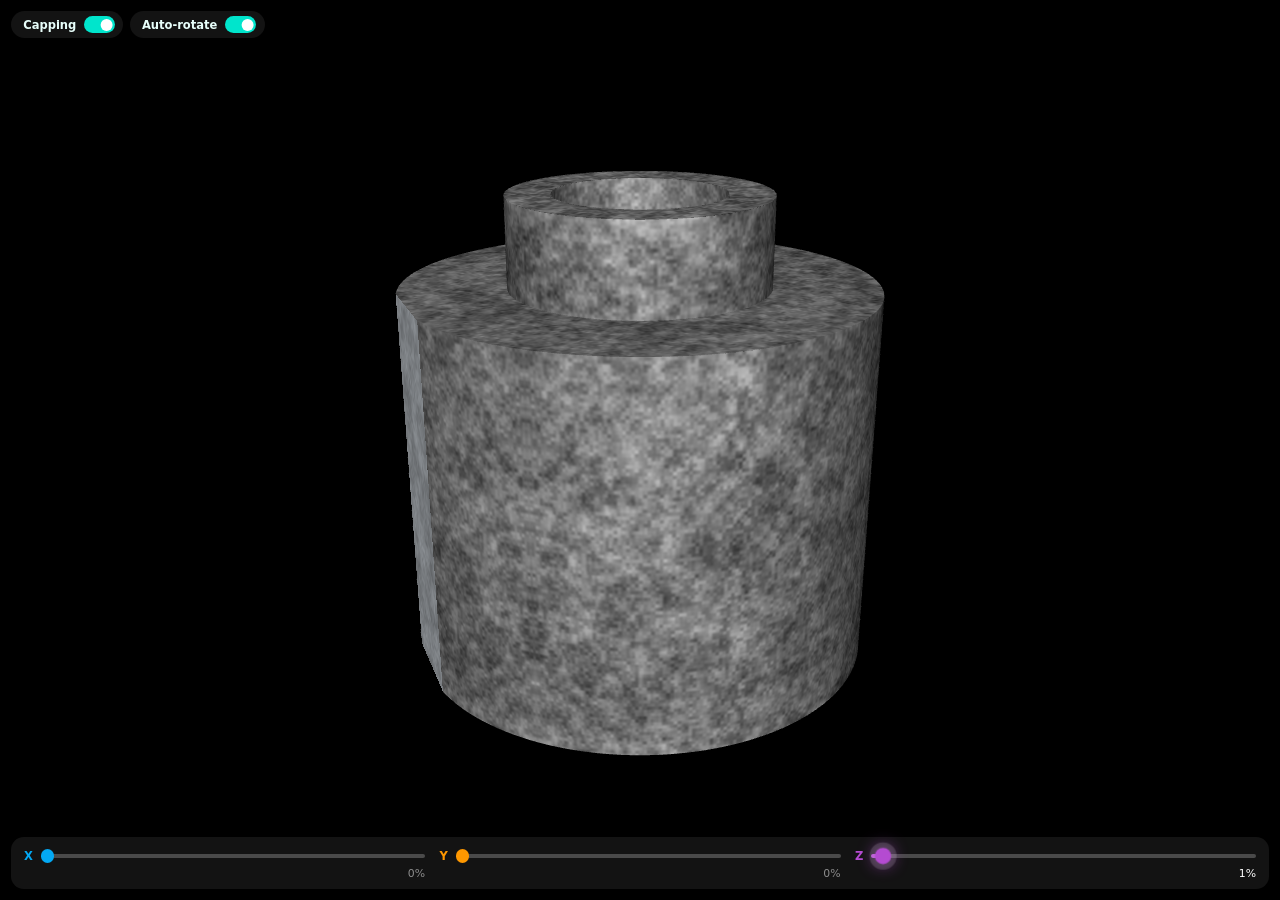
<file: viewer/index.html>
<!DOCTYPE html>
<html lang="en">
<head>
<meta charset="utf-8">
<meta name="viewport" content="width=device-width, initial-scale=1">
<meta http-equiv="Content-Security-Policy" content="default-src 'none'; script-src 'self'; style-src 'self'; img-src 'self'; connect-src 'self'; base-uri 'none'; form-action 'none'; object-src 'none'">
<title>CT Viewer – interactive demo widget</title>
<meta name="robots" content="noindex">
<link rel="icon" href="../favicon.ico" sizes="any">
<link rel="stylesheet" href="../assets/css/viewer.css">
</head>
<body>
<!-- Widget embedded in the CT Viewer card of the portfolio (an <iframe>). Synthetic part, hand-written WebGL. -->
<main class="stage">
  <div class="hud">
    <div class="hud-toggles">
      <button type="button" class="hud-toggle" id="hud-cap" role="switch" aria-checked="true"><span>Capping</span><i></i></button>
      <button type="button" class="hud-toggle" id="hud-auto" role="switch" aria-checked="true"><span>Auto-rotate</span><i></i></button>
    </div>
    <div class="hud-sliders" role="group" aria-label="Clip planes">
      <label class="hud-row x"><b>X</b><input type="range" min="0" max="100" step="0.1" value="0" aria-label="Clip X"><em>0%</em></label>
      <label class="hud-row y"><b>Y</b><input type="range" min="0" max="100" step="0.1" value="0" aria-label="Clip Y"><em>0%</em></label>
      <label class="hud-row z"><b>Z</b><input type="range" min="0" max="100" step="0.1" value="0" aria-label="Clip Z"><em>0%</em></label>
    </div>
  </div>
  <canvas id="gl" tabindex="0" aria-label="Interactive 3D mesh of a synthetic part. Drag to rotate; arrow keys also rotate."></canvas>
  <p id="nogl" hidden>This demo needs WebGL, which is not available in your browser.</p>
</main>
<script src="../assets/js/viewer.js" defer></script>
</body>
</html>
</file>
<file: assets/css/site.css>
/* ==========================================================================
   patryk-sadowski.pl — site.css
   Plain modern CSS: no build step, no framework, no third-party requests.

   1  Tokens (dark default, light via [data-theme="light"])
   2  Base
   3  Layout
   4  Components (buttons, chips, cards, badges, icons)
   5  Page sections (header, hero, CT Viewer, stack, experience, ...)
   6  Dialog (email reveal)
   7  Motion
   ========================================================================== */

/* 1 · TOKENS --------------------------------------------------------------- */
:root {
  color-scheme: dark;

  --font-sans: ui-sans-serif, system-ui, -apple-system, "Segoe UI", Roboto, "Helvetica Neue", Arial, "Noto Sans", sans-serif;
  --font-mono: ui-monospace, SFMono-Regular, "Cascadia Code", "Cascadia Mono", Menlo, Consolas, "Liberation Mono", monospace;

  /* palette: same slate + blue identity as the previous version */
  --bg: #0f172a;
  --bg-rgb: 15 23 42;
  --card: #1e293b;
  --card-soft: rgb(30 41 59 / .55);
  --border: #334155;
  --border-soft: rgb(51 65 85 / .7);
  --text: #cbd5e1;
  --muted: #94a3b8;
  --heading: #f8fafc;
  --primary: #3b82f6;
  --primary-strong: #2563eb;       /* button background: white text = 5.2:1 */
  --primary-text: #60a5fa;
  --primary-rgb: 59 130 246;
  --accent: #22d3ee;
  --accent-rgb: 34 211 238;
  --gold: #fbbf24;
  --gold-rgb: 251 191 36;
  --ok: #34d399;
  --ok-rgb: 52 211 153;
  --danger: #f87171;
  --grid-rgb: 148 163 184;
  --shadow: 0 1px 2px rgb(0 0 0 / .25), 0 14px 32px -14px rgb(0 0 0 / .55);

  --radius: .9rem;
  --radius-sm: .6rem;
  --container: 68rem;
  --gutter: clamp(1.25rem, 4vw, 2rem);
  --nav-h: 4rem;
}

:root[data-theme="light"] {
  color-scheme: light;
  --bg: #f8fafc;
  --bg-rgb: 248 250 252;
  --card: #ffffff;
  --card-soft: rgb(255 255 255 / .75);
  --border: #cbd5e1;
  --border-soft: rgb(203 213 225 / .85);
  --text: #334155;
  --muted: #5b6b80;
  --heading: #0f172a;
  --primary: #2563eb;
  --primary-strong: #2563eb;
  --primary-text: #1d4ed8;
  --primary-rgb: 37 99 235;
  --accent: #0e7490;
  --accent-rgb: 14 116 144;
  --gold: #b45309;
  --gold-rgb: 180 83 9;
  --ok: #047857;
  --ok-rgb: 4 120 87;
  --danger: #b91c1c;
  --grid-rgb: 15 23 42;
  --shadow: 0 1px 2px rgb(15 23 42 / .06), 0 14px 32px -16px rgb(15 23 42 / .2);
}

/* 2 · BASE ----------------------------------------------------------------- */
*, *::before, *::after { box-sizing: border-box; }

html {
  -webkit-text-size-adjust: 100%;
  scroll-behavior: smooth;
  scroll-padding-top: calc(var(--nav-h) + 1rem);
  background: var(--bg);
}

body {
  margin: 0;
  min-height: 100vh;
  font-family: var(--font-sans);
  font-size: 1rem;
  line-height: 1.7;
  color: var(--text);
  background: var(--bg);
  -webkit-font-smoothing: antialiased;
  text-rendering: optimizeLegibility;
}

[hidden] { display: none !important; }
h1, h2, h3, h4, p, ul, ol, dl, dd, figure { margin: 0; }
ul[role="list"], ol[role="list"] { list-style: none; padding: 0; }
img, svg, canvas { display: block; max-width: 100%; }
button { font: inherit; color: inherit; }

a { color: var(--primary-text); text-decoration: none; }
a:hover { text-decoration: underline; text-underline-offset: .22em; }

::selection { background: var(--primary); color: #fff; }
:focus-visible { outline: 2px solid var(--primary-text); outline-offset: 3px; }

.sr-only {
  position: absolute; width: 1px; height: 1px; margin: -1px; padding: 0;
  overflow: hidden; clip: rect(0 0 0 0); white-space: nowrap; border: 0;
}

.skip-link {
  position: absolute; left: 1rem; top: -4rem; z-index: 100;
  padding: .6rem 1rem; border-radius: .5rem;
  background: var(--primary-strong); color: #fff; font-weight: 600;
}
.skip-link:focus { top: 1rem; text-decoration: none; }

/* inline SVG sprite lives at the top of <body> */
.sprite { position: absolute; width: 0; height: 0; overflow: hidden; }
.icon { width: 1.25rem; height: 1.25rem; flex: none; fill: none; stroke: currentColor; stroke-width: 1.75; stroke-linecap: round; stroke-linejoin: round; }
.icon--fill { fill: currentColor; stroke: none; }

/* 3 · LAYOUT --------------------------------------------------------------- */
.container {
  width: 100%;
  max-width: calc(var(--container) + 2 * var(--gutter));
  margin-inline: auto;
  padding-inline: var(--gutter);
}
.section { padding-block: clamp(2.25rem, 5vw, 3.75rem); }

.section-head { margin-bottom: 2rem; }
.section-head h2 {
  padding-bottom: .65rem;
  border-bottom: 1px solid var(--border-soft);
  font-size: clamp(1.6rem, 3.2vw, 2rem);
  line-height: 1.2;
  letter-spacing: -.02em;
  color: var(--heading);
}
.section-head p { margin-top: .9rem; max-width: 46rem; color: var(--muted); }

.eyebrow {
  margin-bottom: .6rem;
  font: 500 .78rem/1.2 var(--font-mono);
  letter-spacing: .09em;
  text-transform: uppercase;
  color: var(--primary-text);
}

/* 4 · COMPONENTS ----------------------------------------------------------- */
.btn {
  display: inline-flex; align-items: center; justify-content: center; gap: .55rem;
  min-height: 2.75rem; padding: .6rem 1.2rem;
  border: 1px solid transparent; border-radius: var(--radius-sm);
  font-size: .95rem; font-weight: 600; line-height: 1.2; cursor: pointer;
  transition: background-color .2s, border-color .2s, transform .2s, box-shadow .2s;
}
.btn:hover { text-decoration: none; }
.btn--primary { background: var(--primary-strong); color: #fff; box-shadow: 0 6px 18px -8px rgb(var(--primary-rgb) / .8); }
.btn--primary:hover { background: #1d4ed8; transform: translateY(-1px); }
.btn--ghost { background: var(--card); border-color: var(--border); color: var(--heading); }
.btn--ghost:hover { border-color: var(--muted); transform: translateY(-1px); }
.btn__meta { font: 500 .7rem var(--font-mono); color: var(--muted); padding-left: .5rem; border-left: 1px solid var(--border); }

.socials { display: flex; align-items: center; gap: .25rem; margin-left: .25rem; }
.socials a {
  display: grid; place-items: center; width: 2.75rem; height: 2.75rem;
  border-radius: var(--radius-sm); color: var(--muted); transition: color .2s, background-color .2s;
}
.socials a:hover { color: var(--heading); background: rgb(var(--primary-rgb) / .1); text-decoration: none; }
.socials .icon { width: 1.5rem; height: 1.5rem; }

.chips { display: flex; flex-wrap: wrap; gap: .4rem; list-style: none; padding: 0; }
.chip {
  padding: .3rem .6rem;
  border: 1px solid var(--border-soft); border-radius: .45rem;
  background: rgb(var(--bg-rgb) / .55);
  font: 500 .74rem/1.2 var(--font-mono); color: var(--muted);
}
.stack .chip, .ct-card .chip {
  border-color: rgb(var(--primary-rgb) / .45);
  background: rgb(var(--primary-rgb) / .12);
  color: var(--primary-text);
}

.badge {
  display: inline-flex; align-items: center; gap: .4rem;
  padding: .22rem .6rem; border-radius: 999px;
  border: 1px solid var(--border); background: rgb(var(--bg-rgb) / .5);
  font: 600 .7rem/1.2 var(--font-mono); letter-spacing: .02em; color: var(--muted); white-space: nowrap;
}
.badge { align-self: flex-start; }
@media (min-width: 48rem) { .card__side .badge { align-self: flex-end; } }
.badge--live { border-color: rgb(var(--ok-rgb) / .45); color: var(--ok); }
.badge--wip { border-color: rgb(var(--primary-rgb) / .45); color: var(--primary-text); }

.dot { display: inline-block; width: .5rem; height: .5rem; border-radius: 50%; background: currentColor; }

.card {
  display: flex; flex-direction: column;
  padding: clamp(1.1rem, 2.5vw, 1.6rem);
  border: 1px solid var(--border); border-radius: var(--radius);
  background: var(--card);
  box-shadow: var(--shadow);
  transition: border-color .2s, transform .2s;
}
@media (hover: hover) {
  .card:hover { border-color: rgb(var(--primary-rgb) / .55); }
}
.card__head { display: flex; flex-direction: column; gap: .5rem; margin-bottom: 1rem; }
.card__head:last-child { margin-bottom: 0; }
@media (min-width: 48rem) {
  .card__head { flex-direction: row; justify-content: space-between; align-items: flex-start; gap: 1.5rem; }
  .card__side { text-align: right; }
}
.card__title { font-size: 1.15rem; line-height: 1.35; font-weight: 700; color: var(--heading); }
.card__org { margin-top: .15rem; font-weight: 500; color: var(--primary-text); }
.card__side { display: flex; flex-direction: column; gap: .15rem; flex: none; font: 400 .8rem/1.5 var(--font-mono); color: var(--muted); }
.card__side strong { font-weight: 600; color: var(--text); }
.card__note { margin-top: .4rem; color: var(--muted); font-size: .95rem; }
.card .chips { margin-top: auto; padding-top: 1.1rem; }

.bullets { list-style: none; padding: 0; display: grid; gap: .55rem; }
.bullets li { position: relative; padding-left: 1.15rem; }
.bullets li::before {
  content: ""; position: absolute; left: 0; top: .7em;
  width: .4rem; height: .4rem; border-radius: 1px;
  background: rgb(var(--accent-rgb) / .9); transform: rotate(45deg);
}

.link-arrow { display: inline-flex; align-items: center; gap: .4rem; font-weight: 600; }
.link-arrow .icon { width: 1rem; height: 1rem; transition: transform .2s; }
.link-arrow:hover .icon { transform: translateX(2px); }

/* 5 · PAGE SECTIONS -------------------------------------------------------- */

/* 5.1 header / nav */
.site-header {
  position: sticky; top: 0; z-index: 50;
  background: rgb(var(--bg-rgb) / .82);
  -webkit-backdrop-filter: blur(12px) saturate(140%);
  backdrop-filter: blur(12px) saturate(140%);
  border-bottom: 1px solid var(--border-soft);
}
.nav { position: relative; display: flex; align-items: center; gap: .6rem; min-height: var(--nav-h); }

.brand { display: inline-flex; align-items: center; gap: .65rem; margin-right: auto; font: 600 .95rem/1 var(--font-mono); color: var(--heading); }
.brand:hover { text-decoration: none; }
.brand__mark { width: 2.1rem; height: 2.1rem; border: 1px solid rgb(var(--primary-rgb) / .45); border-radius: .55rem; }
.brand__name { display: none; }
.brand__name span { color: var(--muted); }
@media (min-width: 30rem) { .brand__name { display: inline; } }

.nav__links {
  position: absolute; top: 100%; left: 0; right: 0;
  display: none; flex-direction: column;
  padding: .4rem var(--gutter) 1rem;
  background: var(--bg); border-bottom: 1px solid var(--border); box-shadow: var(--shadow);
}
.nav__links.is-open { display: flex; }
.nav__links a { padding: .8rem .25rem; border-bottom: 1px solid var(--border-soft); color: var(--text); font-weight: 500; }
.nav__links a:hover { color: var(--heading); text-decoration: none; }
.nav__links a[aria-current="true"] { color: var(--primary-text); }

.controls {
  display: flex; align-items: center; gap: .15rem; padding: .2rem;
  border: 1px solid var(--border); border-radius: .7rem; background: var(--card);
}
.icon-btn {
  display: grid; place-items: center; width: 2.25rem; height: 2.25rem;
  border: 0; border-radius: .5rem; background: transparent; color: var(--muted); cursor: pointer;
  transition: color .2s, background-color .2s;
}
.icon-btn:hover { color: var(--primary-text); background: rgb(var(--primary-rgb) / .12); }
.controls .divider { width: 1px; height: 1.2rem; margin-inline: .15rem; background: var(--border); }
.lang { display: flex; gap: .1rem; }
.lang a {
  display: grid; place-items: center; min-width: 2.25rem; height: 2.25rem; padding-inline: .45rem;
  border-radius: .5rem; font: 600 .78rem/1 var(--font-mono); color: var(--muted);
}
.lang a:hover { color: var(--heading); text-decoration: none; background: rgb(var(--primary-rgb) / .12); }
.lang a[aria-current="true"] { background: var(--primary-strong); color: #fff; }

.icon-sun { display: block; }
.icon-moon { display: none; }
:root[data-theme="light"] .icon-sun { display: none; }
:root[data-theme="light"] .icon-moon { display: block; }

.nav-toggle .icon-close { display: none; }
.nav-toggle[aria-expanded="true"] .icon-menu { display: none; }
.nav-toggle[aria-expanded="true"] .icon-close { display: block; }

@media (min-width: 70rem) {
  .nav { gap: 1.25rem; }
  .nav__links {
    position: static; display: flex; flex-direction: row; gap: .1rem;
    padding: 0; background: none; border: 0; box-shadow: none;
  }
  .nav__links a { position: relative; padding: .5rem .7rem; border: 0; border-radius: .5rem; font-size: .9rem; }
  .nav__links a::after {
    content: ""; position: absolute; left: .7rem; right: .7rem; bottom: .15rem; height: 2px;
    border-radius: 2px; background: var(--primary); transform: scaleX(0); transition: transform .25s;
  }
  .nav__links a[aria-current="true"] { color: var(--heading); }
  .nav__links a[aria-current="true"]::after { transform: scaleX(1); }
  .nav-toggle { display: none; }
}

/* without JS the menu stays visible as a plain wrapped row */
html:not(.js) .nav { flex-wrap: wrap; padding-block: .5rem; }
html:not(.js) .nav__links { position: static; display: flex; flex-direction: row; flex-wrap: wrap; gap: .25rem 1rem; width: 100%; order: 5; padding: 0; background: none; border: 0; box-shadow: none; }
html:not(.js) .nav__links a { padding: .3rem 0; border: 0; }
html:not(.js) .nav-toggle { display: none; }

/* 5.2 hero */
.hero { position: relative; isolation: isolate; padding-block: clamp(2.5rem, 7vw, 5rem) clamp(1.5rem, 4vw, 2.5rem); }
.hero::before,
.hero::after { content: ""; position: absolute; inset: 0; z-index: -1; pointer-events: none; }
.hero::before {
  background:
    radial-gradient(52rem 26rem at 12% -8%, rgb(var(--primary-rgb) / .18), transparent 62%),
    radial-gradient(36rem 22rem at 92% 6%, rgb(var(--accent-rgb) / .1), transparent 62%);
}
.hero::after {
  background-image:
    linear-gradient(rgb(var(--grid-rgb) / .075) 1px, transparent 1px),
    linear-gradient(90deg, rgb(var(--grid-rgb) / .075) 1px, transparent 1px);
  background-size: 44px 44px;
  -webkit-mask-image: radial-gradient(75% 95% at 28% 0%, #000 0%, transparent 78%);
  mask-image: radial-gradient(75% 95% at 28% 0%, #000 0%, transparent 78%);
}

.hero__grid { display: grid; gap: 2.5rem; align-items: center; }
@media (min-width: 62rem) {
  .hero__grid { grid-template-columns: minmax(0, 1.12fr) minmax(0, .88fr); gap: 3.5rem; }
}

.status {
  display: inline-flex; align-items: center; gap: .6rem; margin-bottom: 1.4rem; padding: .35rem .85rem;
  border: 1px solid rgb(var(--ok-rgb) / .4); border-radius: 999px; background: rgb(var(--ok-rgb) / .08);
  font: 500 .76rem/1.35 var(--font-mono); color: var(--ok);
}
.status .dot { box-shadow: 0 0 0 0 rgb(var(--ok-rgb) / .6); animation: pulse 2.4s ease-out infinite; }

.hero h1 {
  font-size: clamp(2.6rem, 7vw, 4.25rem); line-height: 1.04; font-weight: 800;
  letter-spacing: -.035em; color: var(--heading);
}
.hero__role { margin-top: .9rem; font-size: clamp(1.3rem, 2.8vw, 1.7rem); font-weight: 600; letter-spacing: -.01em; color: var(--primary-text); }
.hero__lead { max-width: 38rem; margin-top: 1.25rem; font-size: clamp(1.03rem, 1.5vw, 1.18rem); color: var(--muted); }
.hero__actions { display: flex; flex-wrap: wrap; align-items: center; gap: .75rem; margin-top: 2rem; }

/* decorative terminal: always dark, in both themes */
.terminal {
  border: 1px solid #263349; border-radius: var(--radius); background: #0a1120; overflow: hidden;
  box-shadow: var(--shadow), 0 0 70px -30px rgb(59 130 246 / .55);
  font: 400 .8rem/1.8 var(--font-mono); color: #cbd5e1;
}
.terminal__bar { display: flex; align-items: center; gap: .4rem; padding: .6rem .9rem; border-bottom: 1px solid #1c2840; background: #0e1628; }
.terminal__bar span { margin-left: .6rem; font-size: .72rem; color: #64748b; }
.terminal__body { max-height: 21rem; padding: 1rem 1.15rem 1.15rem; overflow: auto; cursor: text; }
.terminal__body div { white-space: pre; }
.t-prompt { color: #34d399; }
.t-path { color: #60a5fa; }
.t-dim { color: #64748b; }
.t-key { color: #fbbf24; }
.t-val { color: #a5f3fc; }
.t-cursor { display: inline-block; width: .55em; height: 1.05em; margin-left: .15em; vertical-align: text-bottom; background: #60a5fa; animation: blink 1.15s steps(1) infinite; }

.proof { display: grid; grid-template-columns: repeat(auto-fit, minmax(15rem, 21rem)); gap: .75rem 1rem; margin-top: clamp(2rem, 5vw, 3.25rem); }
.proof li {
  display: flex; gap: .75rem; align-items: flex-start; padding: .9rem 1rem;
  border: 1px solid var(--border-soft); border-radius: var(--radius); background: var(--card-soft);
}
.proof .icon { margin-top: .12rem; width: 1.4rem; height: 1.4rem; color: var(--primary-text); }
.proof strong { display: block; font-size: .9rem; line-height: 1.3; color: var(--heading); }
.proof span { display: block; margin-top: .2rem; font-size: .78rem; line-height: 1.4; color: var(--muted); }
.proof li:first-child { border-color: rgb(var(--gold-rgb) / .4); background: linear-gradient(135deg, rgb(var(--gold-rgb) / .1), var(--card-soft) 70%); }
.proof li:first-child .icon { color: var(--gold); }

/* 5.3 CT Viewer flagship */
.ct-card {
  padding: clamp(1.25rem, 3vw, 2.25rem);
  border: 1px solid transparent; border-radius: calc(var(--radius) + .35rem);
  background:
    linear-gradient(var(--card), var(--card)) padding-box,
    linear-gradient(135deg, rgb(var(--primary-rgb) / .9), rgb(var(--accent-rgb) / .6) 45%, rgb(var(--primary-rgb) / .1) 80%) border-box;
  box-shadow: var(--shadow), 0 0 70px -34px rgb(var(--primary-rgb) / .7);
}

.award {
  display: flex; gap: 1rem; align-items: flex-start; padding: 1rem 1.15rem;
  border: 1px solid rgb(var(--gold-rgb) / .4); border-radius: var(--radius);
  background: linear-gradient(135deg, rgb(var(--gold-rgb) / .13), rgb(var(--gold-rgb) / .03));
}
.award .icon { width: 1.9rem; height: 1.9rem; margin-top: .1rem; color: var(--gold); }
.award strong { display: block; font-size: 1.02rem; line-height: 1.35; color: var(--heading); }
.award p { margin-top: .3rem; font-size: .92rem; color: var(--muted); }

.ct-grid { display: grid; gap: 2rem; margin-top: 1.75rem; }
@media (min-width: 62rem) {
  .ct-grid { grid-template-columns: minmax(0, 1fr) minmax(0, 24rem); gap: 2.75rem; align-items: start; }
  .viz { max-width: none; margin-inline: 0; position: sticky; top: calc(var(--nav-h) + 1rem); }
}
.ct-lead { font-size: 1.1rem; line-height: 1.65; color: var(--text); }

.facts dt { margin-top: 1.25rem; font: 600 .74rem/1.2 var(--font-mono); letter-spacing: .09em; text-transform: uppercase; color: var(--primary-text); }
.facts dd { margin-top: .4rem; }
.facts dd .bullets { margin-top: .65rem; }

.facts + .chips { margin-top: 1.4rem; }
.credits { display: grid; gap: .35rem; margin-top: 1.5rem; padding-top: 1.25rem; border-top: 1px solid var(--border-soft); font-size: .9rem; color: var(--muted); }
.credits strong { color: var(--text); font-weight: 600; }
.ct-links { display: flex; flex-wrap: wrap; gap: .75rem 1.5rem; margin-top: 1.25rem; }

.viz { max-width: 34rem; margin-inline: auto; overflow: hidden; border: 1px solid #1f2c45; border-radius: var(--radius); background: radial-gradient(120% 90% at 50% 25%, #12213f, #090f1c 72%); box-shadow: 0 0 60px -28px rgb(34 211 238 / .45); }
.viz iframe { display: block; width: 100%; aspect-ratio: 1 / 1; border: 0; background: #000; }
.viz figcaption a { color: #5eead4; font-weight: 600; }
.viz canvas { width: 100%; aspect-ratio: 1 / 1; cursor: grab; touch-action: pan-y; }
.viz canvas:active { cursor: grabbing; }
.viz canvas:focus-visible { outline-offset: -3px; }
.viz figcaption { padding: .7rem .95rem; border-top: 1px solid #1f2c45; background: rgb(6 10 20 / .65); font: 400 .72rem/1.55 var(--font-mono); color: #94a3b8; }

.pipeline { display: grid; gap: 1.1rem; margin-top: 2.25rem; counter-reset: step; }
@media (min-width: 62rem) { .pipeline { grid-template-columns: repeat(5, minmax(0, 1fr)); gap: 1.2rem; } }
.pipeline li {
  position: relative; counter-increment: step; padding: 1rem 1.05rem 1.1rem;
  border: 1px solid var(--border); border-radius: var(--radius-sm); background: rgb(var(--bg-rgb) / .55);
}
.pipeline li::before { content: "0" counter(step); display: block; margin-bottom: .45rem; font: 500 .7rem/1 var(--font-mono); letter-spacing: .1em; color: var(--primary-text); }
.pipeline li:not(:last-child)::after {
  content: ""; position: absolute; width: .6rem; height: .6rem;
  border-top: 2px solid var(--primary); border-right: 2px solid var(--primary);
  bottom: -.78rem; left: 50%; transform: translateX(-50%) rotate(135deg);
}
@media (min-width: 62rem) {
  .pipeline li:not(:last-child)::after { bottom: auto; left: auto; right: -.95rem; top: 50%; transform: translateY(-50%) rotate(45deg); }
}
.pipeline strong { display: block; font-size: .95rem; line-height: 1.3; color: var(--heading); }
.pipeline span { display: block; margin-top: .3rem; font-size: .82rem; line-height: 1.5; color: var(--muted); }

/* 5.4 about + stack */
.about-grid { display: grid; gap: 2.5rem; }
@media (min-width: 62rem) { .about-grid { grid-template-columns: minmax(0, .95fr) minmax(0, 1.05fr); gap: 3.5rem; } }
.prose p + p { margin-top: 1rem; }
.prose p:last-child { padding: .85rem 1rem; border-left: 2px solid var(--primary); border-radius: 0 var(--radius-sm) var(--radius-sm) 0; background: rgb(var(--primary-rgb) / .08); }
.stack { display: grid; gap: 1.4rem 1.5rem; grid-template-columns: repeat(auto-fit, minmax(min(100%, 15rem), 1fr)); }
.stack h3 { margin-bottom: .55rem; font: 600 .76rem/1.3 var(--font-mono); letter-spacing: .07em; text-transform: uppercase; color: var(--heading); }
.also { margin-top: 1.6rem; padding-top: 1.1rem; border-top: 1px dashed var(--border); font-size: .88rem; color: var(--muted); }
.also strong { color: var(--text); font-weight: 600; }

/* 5.5 experience / projects / education */
.stack-list { display: grid; gap: 1rem; }
.grid-2 { display: grid; gap: 1rem; grid-template-columns: repeat(auto-fit, minmax(min(100%, 27rem), 1fr)); }
.card p { margin: 0; }
.card .bullets { margin-bottom: 0; }
.card--project .card__head { margin-bottom: .8rem; }
.card--project p { color: var(--muted); }
.card--project a { font-weight: 600; }
.subhead { margin: 2.2rem 0 1rem; font: 600 .8rem/1.2 var(--font-mono); letter-spacing: .09em; text-transform: uppercase; color: var(--muted); }

/* 5.6 beyond the code */
.tiles { display: grid; gap: 1rem; grid-template-columns: repeat(auto-fit, minmax(min(100%, 17rem), 1fr)); }
.tile { padding: 1.2rem 1.25rem; border: 1px solid var(--border-soft); border-radius: var(--radius); background: var(--card-soft); transition: border-color .2s, transform .2s; }
@media (hover: hover) { .tile:hover { border-color: rgb(var(--accent-rgb) / .5); transform: translateY(-2px); } }
.tile__icon { display: grid; place-items: center; width: 2.6rem; height: 2.6rem; margin-bottom: .9rem; border: 1px solid rgb(var(--accent-rgb) / .35); border-radius: .7rem; background: rgb(var(--accent-rgb) / .1); color: var(--accent); }
.tile__icon .icon { width: 1.4rem; height: 1.4rem; }
.tile h3 { font-size: 1.02rem; line-height: 1.3; color: var(--heading); }
.tile p { margin-top: .35rem; font-size: .92rem; color: var(--muted); }

/* 5.7 contact + footer */
.contact {
  text-align: center; padding: clamp(1.75rem, 4vw, 3rem) clamp(1.25rem, 4vw, 2.5rem);
  background: radial-gradient(60% 140% at 50% 0%, rgb(var(--primary-rgb) / .16), transparent 70%), var(--card);
}
.contact p { max-width: 36rem; margin-inline: auto; color: var(--muted); }
.contact__actions { display: flex; flex-wrap: wrap; justify-content: center; gap: .75rem; margin-top: 1.5rem; }

.site-footer { padding-block: 2rem 2.5rem; border-top: 1px solid var(--border-soft); font-size: .85rem; color: var(--muted); }
.site-footer .container { display: flex; flex-wrap: wrap; justify-content: space-between; gap: .4rem 1.5rem; }

/* 404 */
.notfound { display: grid; place-content: center; justify-items: center; gap: 1rem; min-height: 100vh; padding: 2rem var(--gutter); text-align: center; }
.notfound h1 { font: 800 clamp(4rem, 14vw, 8rem)/1 var(--font-mono); letter-spacing: -.05em; color: var(--primary-text); }
.notfound p { max-width: 28rem; color: var(--muted); }

/* 6 · DIALOG (email reveal) ------------------------------------------------ */
.dialog {
  width: min(28rem, calc(100% - 2rem)); padding: 0; overflow: visible;
  border: 1px solid var(--border); border-radius: calc(var(--radius) + .2rem);
  background: var(--card); color: var(--text); box-shadow: 0 30px 80px -20px rgb(0 0 0 / .65);
}
.dialog::backdrop { background: rgb(2 6 23 / .62); -webkit-backdrop-filter: blur(5px); backdrop-filter: blur(5px); }
.dialog[open] { animation: pop .25s cubic-bezier(.2, .9, .3, 1.2); }
.dialog[open]::backdrop { animation: fade .25s ease; }
.dialog__body { position: relative; padding: clamp(1.4rem, 4vw, 2rem); text-align: center; }
.dialog__close { position: absolute; top: .75rem; right: .75rem; }
.dialog h2 { margin-bottom: .75rem; font-size: 1.4rem; line-height: 1.25; color: var(--heading); }
.dialog p { color: var(--muted); }

.captcha { display: flex; align-items: center; justify-content: center; gap: .75rem; margin: 1.4rem 0 1rem; }
.captcha__q {
  padding: .5rem 1rem; border: 1px solid var(--border); border-radius: var(--radius-sm);
  background: rgb(var(--bg-rgb) / .6); font: 700 1.25rem/1.3 var(--font-mono); color: var(--heading);
}
.captcha input {
  width: 5.25rem; padding: .55rem .5rem; border: 1px solid var(--muted); border-radius: var(--radius-sm);
  background: var(--bg); color: var(--heading); font: 600 1.25rem/1.3 var(--font-mono); text-align: center;
}
.captcha input:focus { outline: 2px solid var(--primary-text); outline-offset: 2px; }
.form-error { min-height: 1.4rem; margin-bottom: .75rem; font-size: .88rem; color: var(--danger); }
.dialog .btn { width: 100%; }
.dialog.is-shaking { animation: shake .4s ease-in-out; }

.email-out { display: grid; justify-items: center; gap: 1rem; padding-top: .5rem; }
.email-out > .icon { width: 2.75rem; height: 2.75rem; color: var(--ok); }
.email-out a { font: 700 1.2rem/1.4 var(--font-mono); word-break: break-all; }
.confetti { position: fixed; inset: 0; width: 100vw; height: 100vh; pointer-events: none; z-index: 1; }

/* 7 · MOTION --------------------------------------------------------------- */
@keyframes blink { 50% { opacity: 0; } }
@keyframes pulse { 0% { box-shadow: 0 0 0 0 rgb(var(--ok-rgb) / .55); } 70%, 100% { box-shadow: 0 0 0 .55rem rgb(var(--ok-rgb) / 0); } }
@keyframes pop { from { opacity: 0; transform: translateY(10px) scale(.96); } to { opacity: 1; transform: none; } }
@keyframes fade { from { opacity: 0; } }
@keyframes shake { 20%, 60% { transform: translateX(-6px); } 40%, 80% { transform: translateX(6px); } }
@keyframes rise { from { opacity: 0; transform: translateY(18px); } to { opacity: 1; transform: none; } }

/* scroll-driven reveal: CSS only, content stays visible where unsupported */
@media (prefers-reduced-motion: no-preference) {
  @supports (animation-timeline: view()) {
    .reveal { animation: rise linear both; animation-timeline: view(); animation-range: entry 0% entry 32%; }
  }
}

/* short colour crossfade only while the theme is being switched */
.theme-switching, .theme-switching *, .theme-switching *::before, .theme-switching *::after {
  transition: background-color .3s, border-color .3s, color .3s, fill .3s, stroke .3s !important;
}

@media (prefers-reduced-motion: reduce) {
  html { scroll-behavior: auto; }
  *, *::before, *::after { animation-duration: .01ms !important; animation-iteration-count: 1 !important; transition-duration: .01ms !important; }
  .t-cursor { animation: none; }
}

/* secondary achievements listed under a parent card */
.bullets--sub { margin-top: 1rem; padding-top: 1rem; border-top: 1px dashed var(--border); font-size: .92rem; color: var(--muted); }
.bullets--sub strong { color: var(--text); font-weight: 600; }

/* interactive terminal prompt */
.t-line { display: flex; align-items: baseline; gap: .55ch; margin: 0; }
.t-line label { white-space: pre; }
.t-line input { flex: 1; min-width: 4ch; padding: 0; border: 0; background: transparent; color: #e2e8f0; font: inherit; caret-color: #60a5fa; outline: none; }
.t-line input::placeholder { color: #475569; }
.t-log div { white-space: pre-wrap; word-break: break-word; }
.t-err { color: #f87171; }
.terminal__body { scrollbar-width: thin; scrollbar-color: #334155 transparent; }

/* terminal window controls: red closes until reload, yellow folds the window, green enlarges it */
.tdot { position: relative; width: .65rem; height: .65rem; padding: 0; border: 0; border-radius: 50%; cursor: pointer; transition: filter .15s, transform .15s; }
.tdot::after { content: ""; position: absolute; inset: -.3rem; }
.tdot--close { background: #f87171; } .tdot--min { background: #fbbf24; } .tdot--max { background: #34d399; }
.tdot:hover { filter: brightness(1.25); transform: scale(1.15); }
.tdot:focus-visible { outline: 2px solid #60a5fa; outline-offset: 2px; }
.terminal { transition: opacity .25s, transform .25s; }
.terminal.is-closing { opacity: 0; transform: scale(.94) translateY(6px); pointer-events: none; }
.terminal.is-folded .terminal__body { display: none; }
.terminal.is-large .terminal__body { max-height: 34rem; }
.terminal[hidden] { display: none !important; }

/* taller terminal next to the headline on wide screens */
@media (min-width: 62rem) {
  .terminal__body { min-height: 25rem; max-height: 28rem; }
  .terminal.is-large .terminal__body { max-height: 38rem; min-height: 34rem; }
}

/* terminal follows the light theme too */
:root[data-theme="light"] .terminal { border-color: #cbd5e1; background: #ffffff; color: #1e293b; box-shadow: var(--shadow), 0 0 60px -34px rgb(37 99 235 / .45); }
:root[data-theme="light"] .terminal__bar { border-bottom-color: #e2e8f0; background: #f1f5f9; }
:root[data-theme="light"] .terminal__bar span { color: #64748b; }
:root[data-theme="light"] .terminal .t-prompt { color: #047857; }
:root[data-theme="light"] .terminal .t-path { color: #1d4ed8; }
:root[data-theme="light"] .terminal .t-dim { color: #64748b; }
:root[data-theme="light"] .terminal .t-key { color: #b45309; }
:root[data-theme="light"] .terminal .t-val { color: #0e7490; }
:root[data-theme="light"] .terminal .t-err { color: #b91c1c; }
:root[data-theme="light"] .t-line input { color: #0f172a; caret-color: #1d4ed8; }
:root[data-theme="light"] .t-line input::placeholder { color: #94a3b8; }
:root[data-theme="light"] .terminal__body { scrollbar-color: #cbd5e1 transparent; }
.terminal, .terminal * { transition-property: color, background-color, border-color; transition-duration: .3s; }
.terminal { transition-property: opacity, transform, color, background-color, border-color; }

/* 404 page */
.nf { position: relative; isolation: isolate; display: grid; place-items: center; min-height: 100vh; padding: 3rem var(--gutter); }
.nf::before, .nf::after { content: ""; position: absolute; inset: 0; z-index: -1; pointer-events: none; }
.nf::before { background: radial-gradient(48rem 26rem at 12% 0%, rgb(var(--primary-rgb) / .2), transparent 62%), radial-gradient(34rem 22rem at 92% 100%, rgb(var(--accent-rgb) / .12), transparent 62%); }
.nf::after { background-image: linear-gradient(rgb(var(--grid-rgb) / .07) 1px, transparent 1px), linear-gradient(90deg, rgb(var(--grid-rgb) / .07) 1px, transparent 1px); background-size: 44px 44px; -webkit-mask-image: radial-gradient(80% 90% at 50% 40%, #000, transparent 80%); mask-image: radial-gradient(80% 90% at 50% 40%, #000, transparent 80%); }
.nf__grid { display: grid; gap: 2.5rem; width: 100%; max-width: 68rem; align-items: center; }
@media (min-width: 62rem) { .nf__grid { grid-template-columns: minmax(0, 1.1fr) minmax(0, .9fr); gap: 3.5rem; } }
.glitch { position: relative; margin: .1rem 0 0; font: 800 clamp(5rem, 17vw, 9.5rem)/1 var(--font-mono); letter-spacing: -.06em; color: var(--heading); }
.glitch::before, .glitch::after { content: attr(data-text); position: absolute; inset: 0; opacity: 0; }
.glitch::before { color: #22d3ee; clip-path: inset(0 0 52% 0); animation: glitch-a 3.4s infinite steps(1); }
.glitch::after { color: #f43f5e; clip-path: inset(52% 0 0 0); animation: glitch-b 2.9s infinite steps(1); }
:root[data-theme="light"] .glitch::before { color: #0e7490; }
:root[data-theme="light"] .glitch::after { color: #be123c; }
@keyframes glitch-a { 0%, 90%, 100% { opacity: 0; transform: none; } 91% { opacity: 1; transform: translate(-6px, 1px); } 94% { opacity: 1; transform: translate(5px, -2px); } 97% { opacity: 1; transform: translate(-2px, 0); } }
@keyframes glitch-b { 0%, 84%, 100% { opacity: 0; transform: none; } 85% { opacity: 1; transform: translate(6px, -1px); } 88% { opacity: 1; transform: translate(-5px, 2px); } 91% { opacity: 1; transform: translate(2px, 0); } }
.nf__lead { margin-top: .4rem; font-size: clamp(1.4rem, 3.2vw, 1.9rem); font-weight: 700; letter-spacing: -.01em; color: var(--primary-text); }
.nf__sub { max-width: 32rem; margin-top: .5rem; color: var(--muted); }
.nf__term { margin-top: 1.75rem; }
.nf__term .terminal__body { min-height: 14rem; max-height: none; cursor: default; }
.nf__actions { justify-content: flex-start; margin-top: 1.5rem; }
@media (prefers-reduced-motion: reduce) { .glitch::before, .glitch::after { display: none; } }

/* single-column 404 */
.nf__grid { max-width: 40rem; grid-template-columns: 1fr !important; }
</file>
<file: assets/css/viewer.css>
/* patryk-sadowski.pl — viewer.css : dark instrument overlay for the embedded CT-viewer widget */
:root {
  --accent: #00e5cc; --x: #03a9f4; --y: #ff9800; --z: #b44bd1;
  font-family: ui-sans-serif, system-ui, -apple-system, "Segoe UI", Roboto, Arial, sans-serif;
  color-scheme: dark;
}
*, *::before, *::after { box-sizing: border-box; }
html, body { height: 100%; margin: 0; background: #000; color: #e6e6e6; }
button { font: inherit; color: inherit; }

.stage { position: relative; height: 100%; overflow: hidden; }
#gl { display: block; width: 100%; height: 100%; cursor: grab; touch-action: pan-y; }
#gl:active { cursor: grabbing; }
#gl:focus-visible { outline: 2px solid var(--accent); outline-offset: -3px; }
#nogl { position: absolute; inset: 0; display: grid; place-content: center; margin: 0; padding: 2rem; text-align: center; color: #a0a0a0; }
[hidden] { display: none !important; }

/* switches */
.hud-toggles { position: absolute; top: .7rem; left: .7rem; z-index: 3; display: flex; flex-wrap: wrap; gap: .4rem; }
.hud-toggle { display: inline-flex; align-items: center; gap: .5rem; padding: .32rem .55rem .32rem .75rem; border: 0; border-radius: 999px; background: rgb(24 24 24 / .8); -webkit-backdrop-filter: blur(6px); backdrop-filter: blur(6px); font-size: .72rem; font-weight: 600; color: #a8a8a8; cursor: pointer; transition: color .3s, background-color .2s; }
.hud-toggle:hover { background: rgb(44 44 44 / .9); }
.hud-toggle:focus-visible { outline: 2px solid var(--accent); outline-offset: 2px; }
.hud-toggle i { position: relative; width: 1.9rem; height: 1.05rem; border-radius: 999px; background: #4a4a4a; transition: background-color .3s; }
.hud-toggle i::after { content: ""; position: absolute; top: .15rem; left: .15rem; width: .75rem; height: .75rem; border-radius: 50%; background: #fff; transition: transform .3s cubic-bezier(.3, 1.4, .5, 1); }
.hud-toggle[aria-checked="true"] { color: #e8fffb; }
.hud-toggle[aria-checked="true"] i { background: var(--accent); }
.hud-toggle[aria-checked="true"] i::after { transform: translateX(.85rem); }

/* clip-plane sliders: moved by a script until the visitor takes over */
.hud-sliders { position: absolute; left: .7rem; right: .7rem; bottom: .7rem; z-index: 3; display: grid; grid-template-columns: repeat(3, 1fr); gap: .9rem; padding: .5rem .8rem .55rem; border-radius: .8rem; background: rgb(24 24 24 / .8); -webkit-backdrop-filter: blur(6px); backdrop-filter: blur(6px); }
.hud-row { --c: #888; --v: 0; display: grid; grid-template-columns: auto 1fr; grid-template-rows: auto auto; gap: 0 .5rem; align-items: center; font-size: .72rem; cursor: pointer; }
.hud-row.x { --c: var(--x); } .hud-row.y { --c: var(--y); } .hud-row.z { --c: var(--z); }
.hud-row b { color: var(--c); font-weight: 700; }
.hud-row em { grid-column: 1 / 3; font-style: normal; font-variant-numeric: tabular-nums; color: #8d8d8d; text-align: right; font-size: .68rem; transition: color .2s; }
.hud-row.active em { color: #fff; }
.hud-row input { -webkit-appearance: none; appearance: none; width: 100%; height: 1.4rem; margin: 0; background: transparent; cursor: pointer; touch-action: pan-y; }
.hud-row input::-webkit-slider-runnable-track { height: .22rem; border-radius: 99px; background: linear-gradient(90deg, var(--c) calc(var(--v) * 1%), #4a4a4a calc(var(--v) * 1%)); }
.hud-row input::-moz-range-track { height: .22rem; border-radius: 99px; background: linear-gradient(90deg, var(--c) calc(var(--v) * 1%), #4a4a4a calc(var(--v) * 1%)); }
.hud-row input::-webkit-slider-thumb { -webkit-appearance: none; width: .85rem; height: .85rem; margin-top: -.315rem; border: 0; border-radius: 50%; background: var(--c); transition: box-shadow .25s, transform .25s; }
.hud-row input::-moz-range-thumb { width: .85rem; height: .85rem; border: 0; border-radius: 50%; background: var(--c); transition: box-shadow .25s, transform .25s; }
.hud-row.active input::-webkit-slider-thumb { box-shadow: 0 0 0 .3rem rgb(255 255 255 / .14), 0 0 .9rem var(--c); transform: scale(1.15); }
.hud-row.active input::-moz-range-thumb { box-shadow: 0 0 0 .3rem rgb(255 255 255 / .14), 0 0 .9rem var(--c); transform: scale(1.15); }
.hud-row input:focus-visible { outline: 2px solid var(--accent); outline-offset: 2px; border-radius: 4px; }
@media (max-width: 24rem) { .hud-sliders { gap: .6rem; padding-inline: .6rem; } }
@media (max-width: 17rem) { .hud-sliders { grid-template-columns: 1fr; gap: .2rem; } }
</file>
